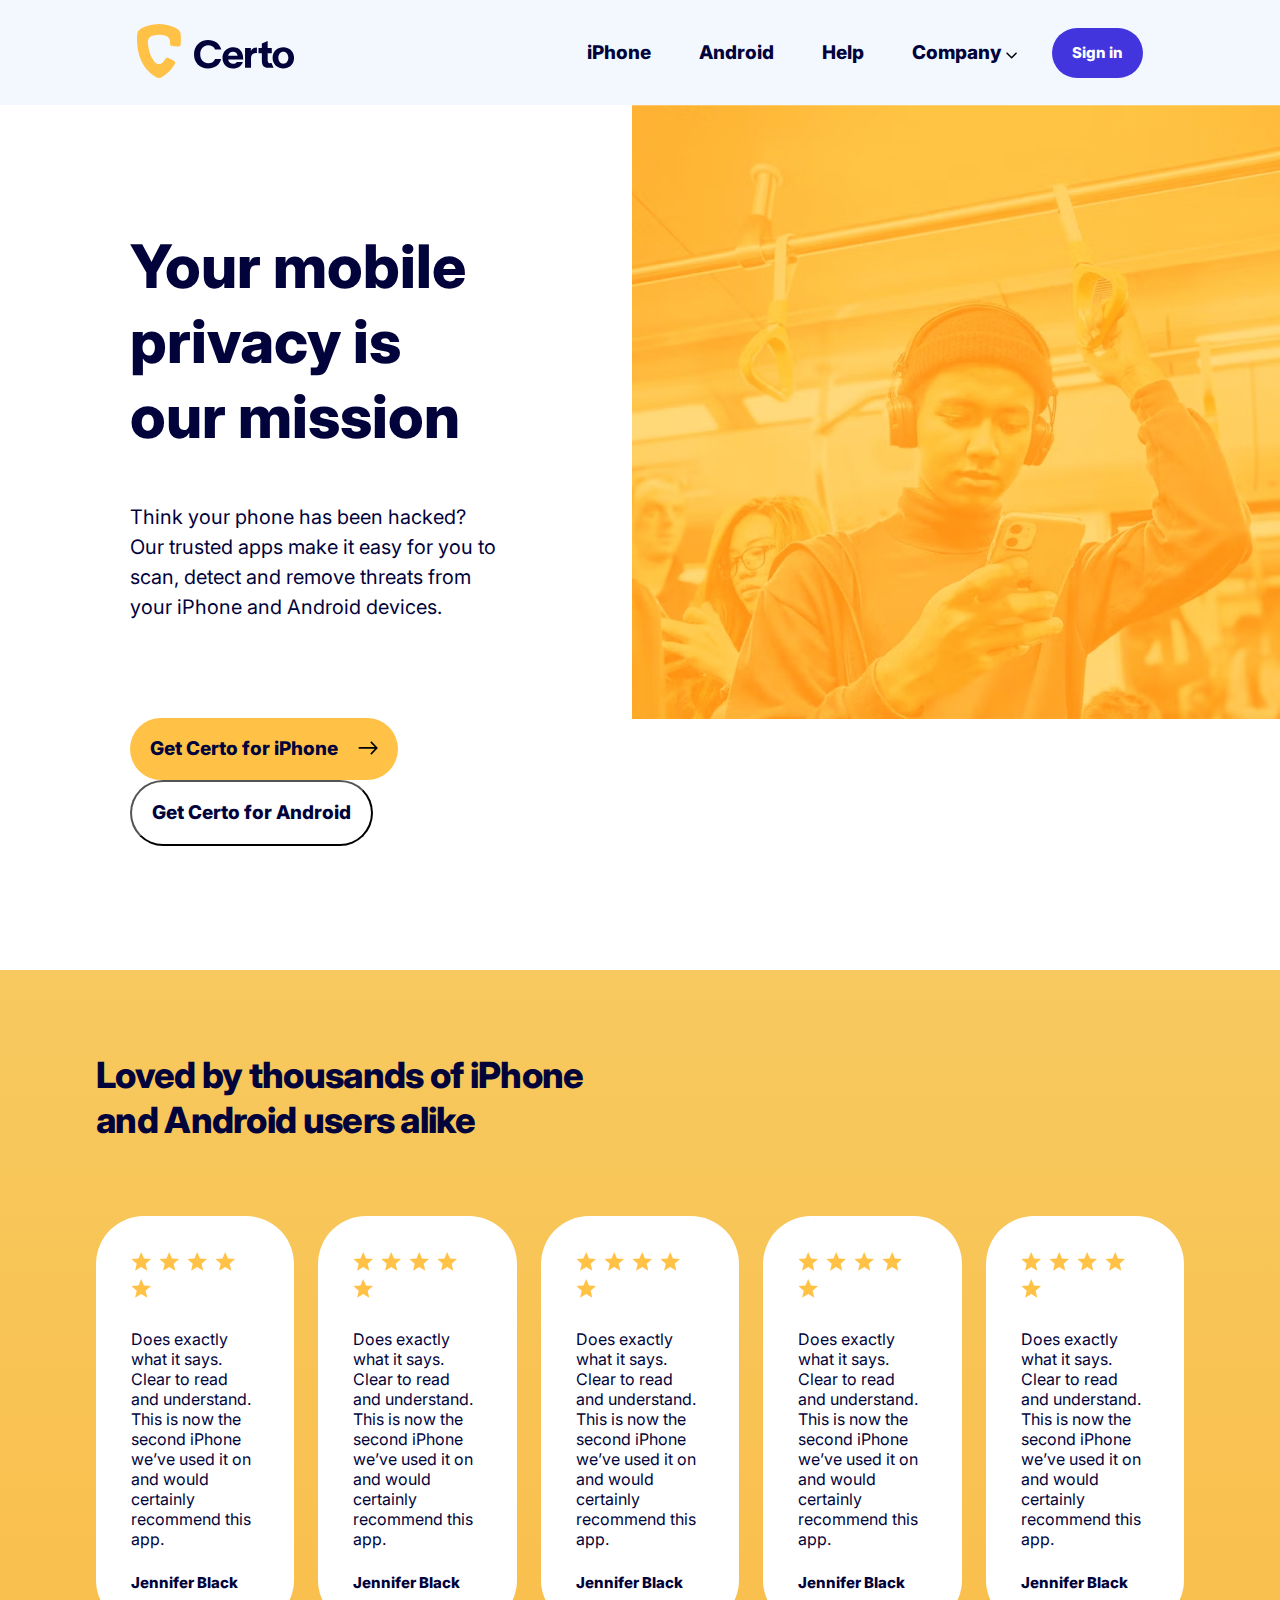
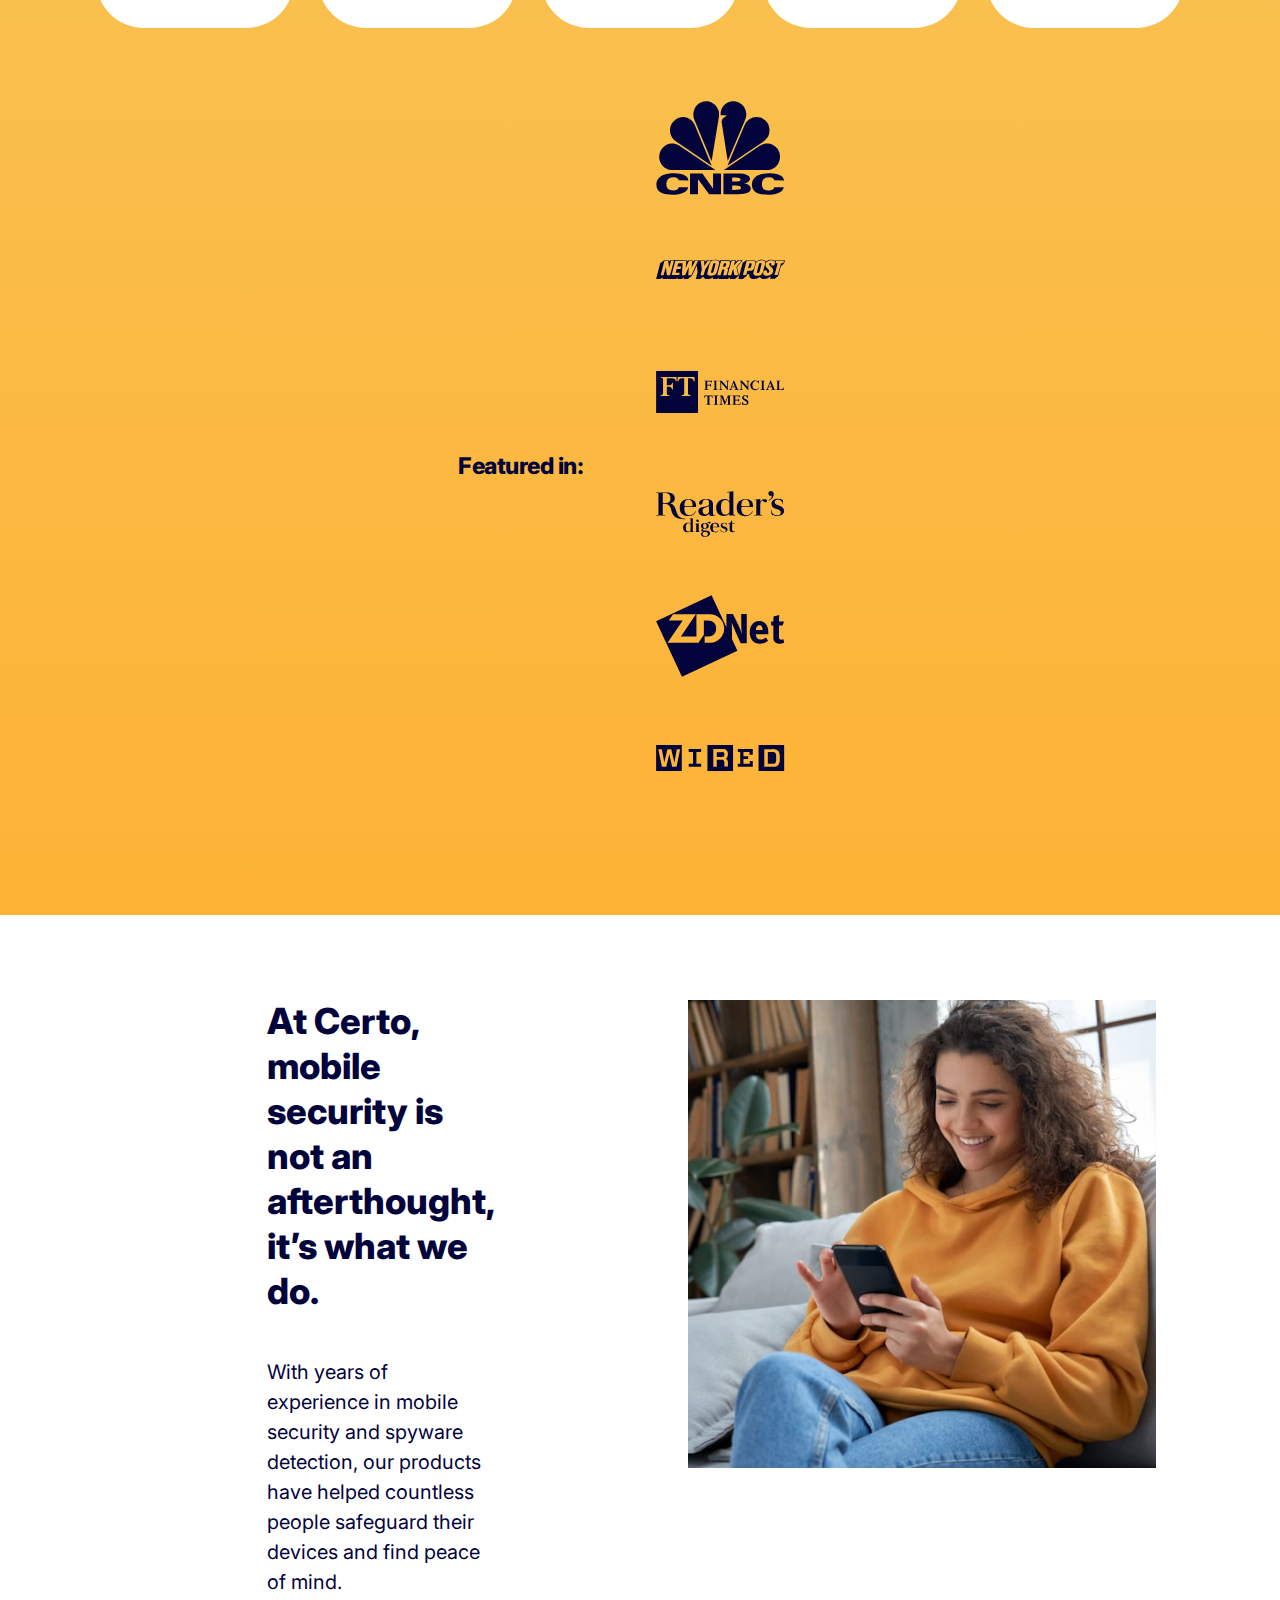
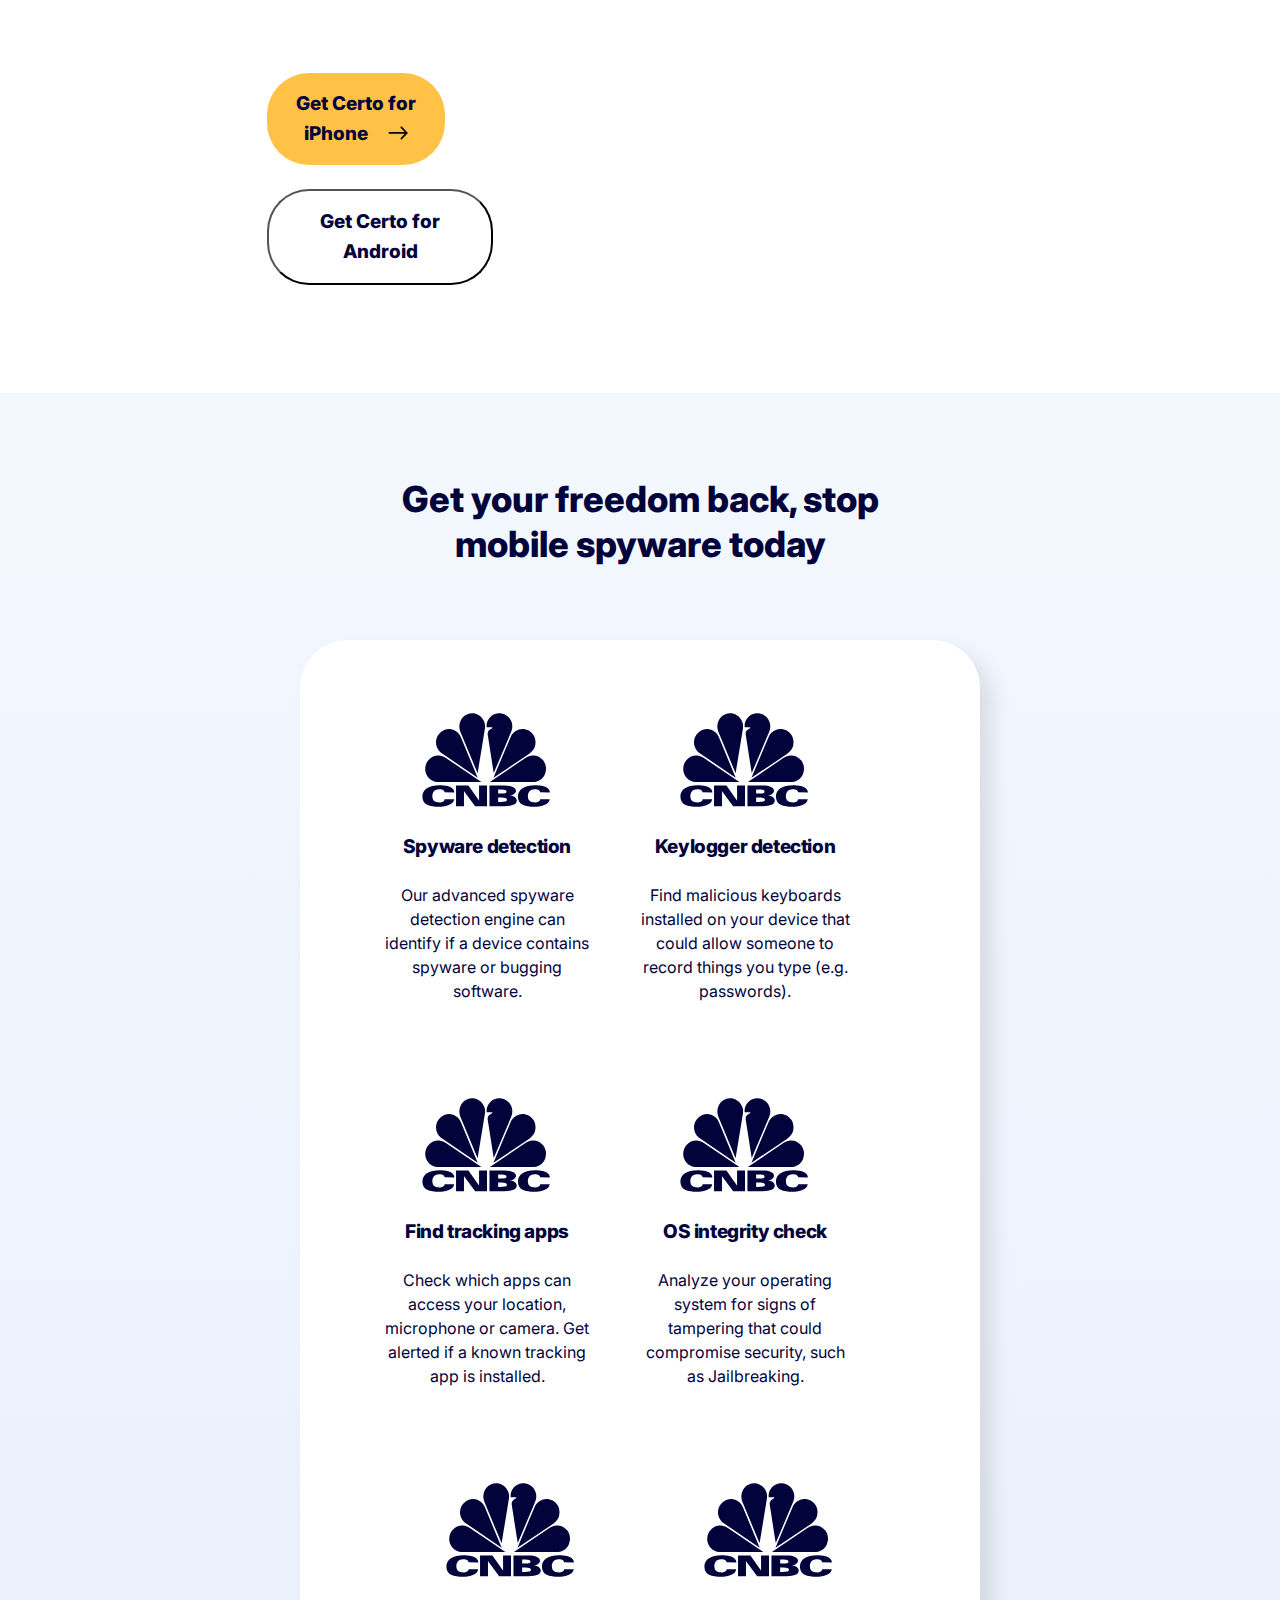
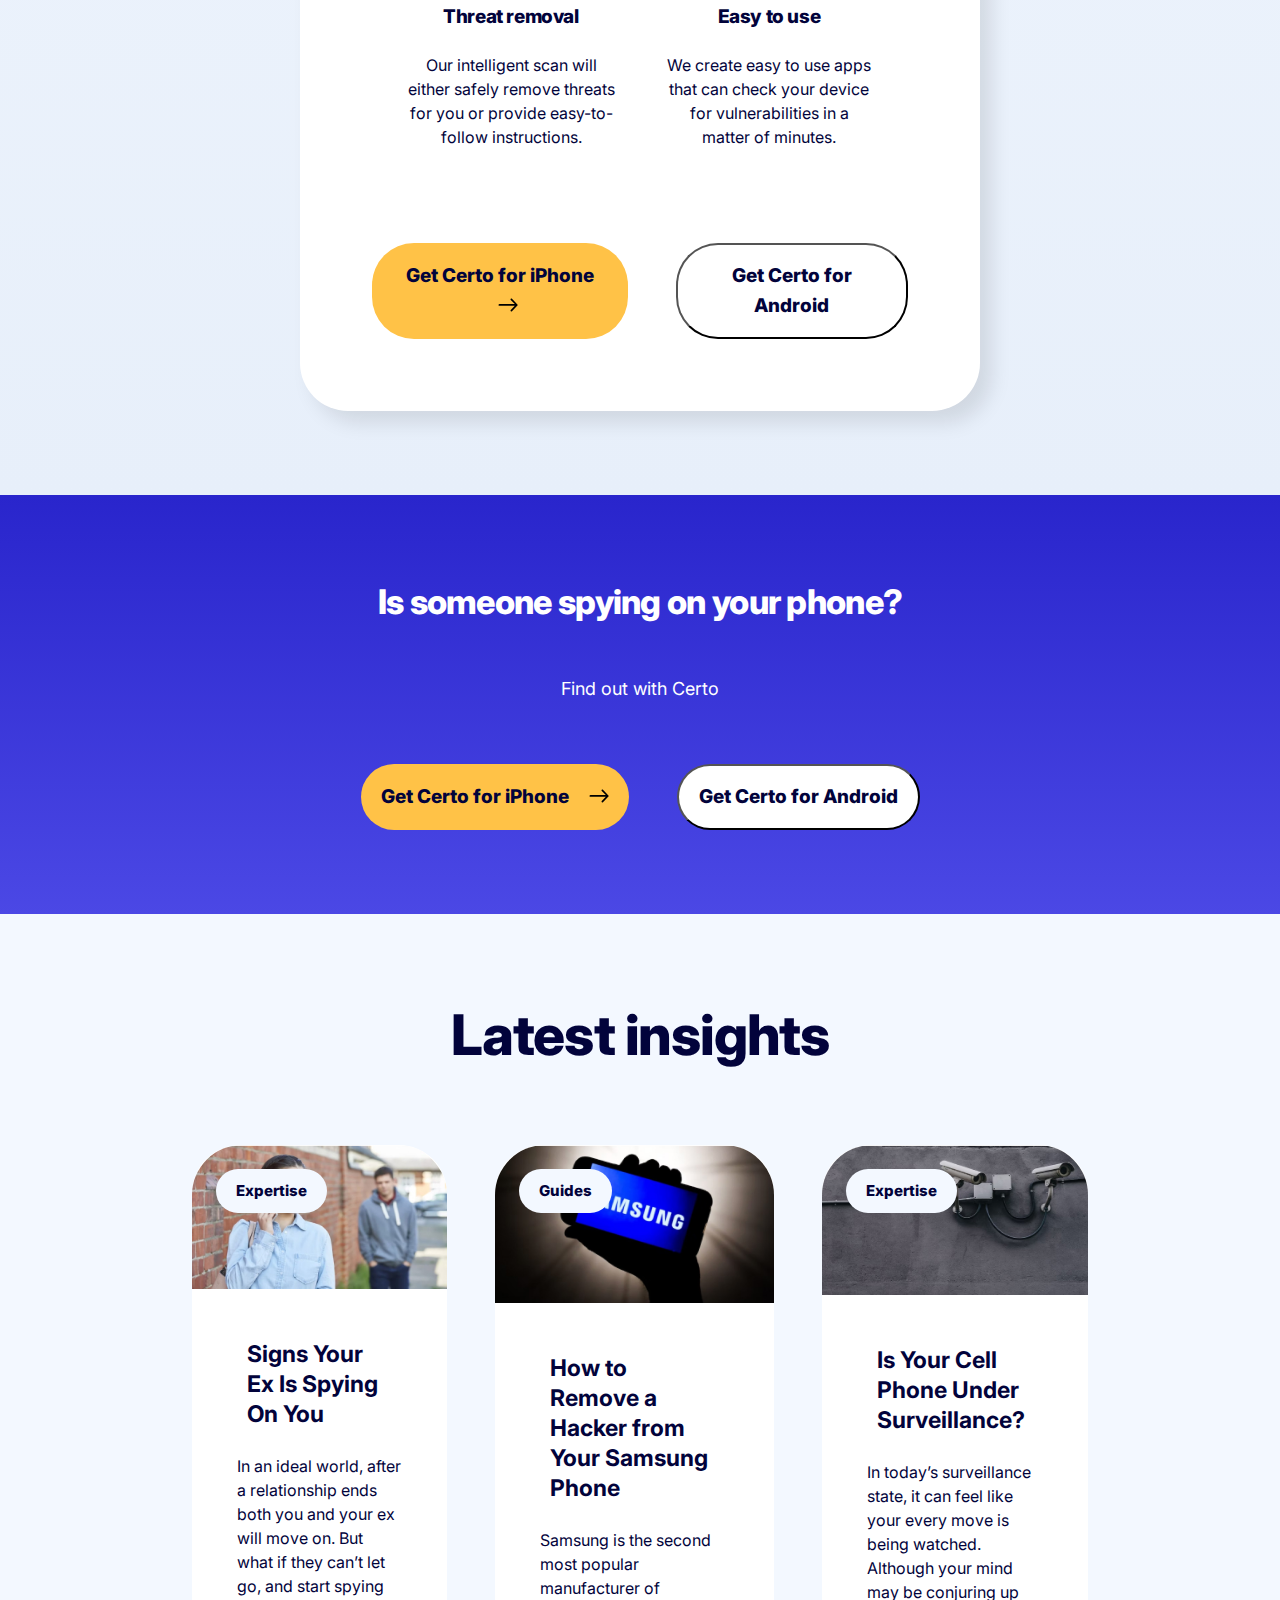
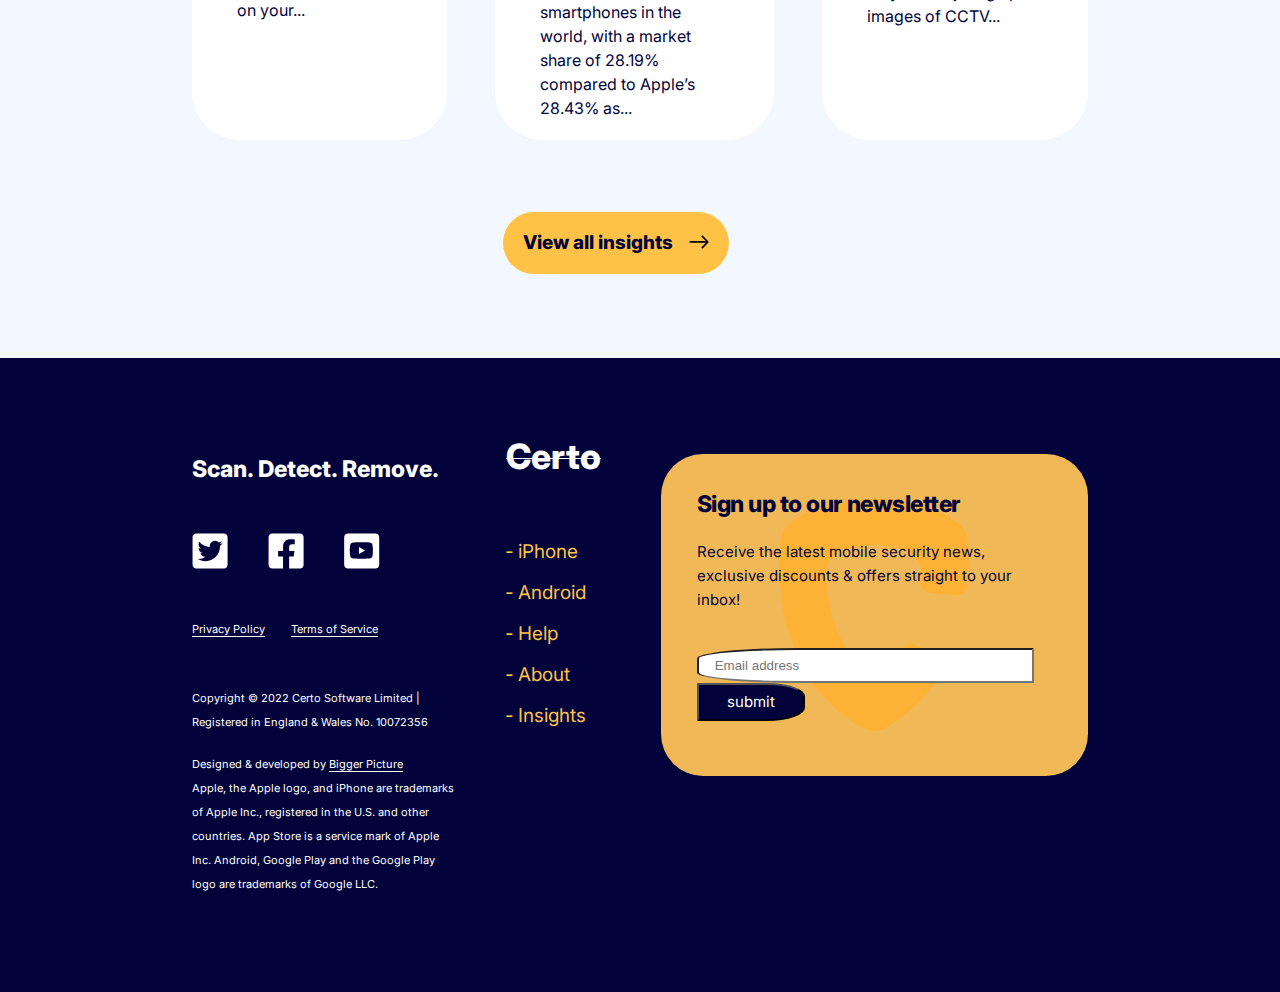
<file: index.html>
<!DOCTYPE html>
<html lang="en">
<head>
    <meta charset="UTF-8">
    <meta name="viewport" content="width=device-width, initial-scale=1.0">
    <link rel="stylesheet" href="./css/reset.css">
    <link rel="stylesheet" href="./css/styles.css">
    <link rel="preconnect" href="https://fonts.googleapis.com">
    <link rel="preconnect" href="https://fonts.gstatic.com" crossorigin>
    <link href="https://fonts.googleapis.com/css2?family=Inter:ital,opsz,wght@0,14..32,100..900;1,14..32,100..900&display=swap" rel="stylesheet">
    <title>Certo</title>
</head>
<body>
    <svg aria-hidden="true" style="position: absolute; width: 0; height: 0; overflow: hidden;" version="1.1" xmlns="http://www.w3.org/2000/svg" xmlns:xlink="http://www.w3.org/1999/xlink">
        <defs>
            <symbol id="icon-footer_logo" viewBox="0 0 26 32">
                <path
                  fill="#fdb235"
                  style="fill: var(--color1, #fdb235)"
                  d="M18.712 20.162c-0.326-0.162-0.702-0.194-1.050-0.090s-0.645 0.337-0.829 0.652c-0.134 0.233-0.276 0.457-0.425 0.674-0.253 0.39-0.525 0.767-0.816 1.129-0.55 0.675-1.346 1.105-2.213 1.193s-1.733-0.17-2.409-0.72c-0.172-0.142-0.33-0.301-0.473-0.473-0.284-0.355-0.556-0.727-0.816-1.111-1.328-2.047-2.247-4.33-2.707-6.726-0.265-1.314-0.433-2.645-0.502-3.984-0.045-0.859 0.217-1.707 0.738-2.391s1.27-1.161 2.11-1.345h0.041c1.218-0.256 2.452-0.43 3.694-0.52 1.24 0.088 2.472 0.26 3.688 0.514h0.035c0.84 0.185 1.588 0.663 2.109 1.348s0.781 1.533 0.734 2.393c0 0.26 0 0.526-0.053 0.804-0.018 0.189 0.002 0.379 0.059 0.561s0.149 0.349 0.271 0.494 0.272 0.265 0.441 0.351c0.169 0.087 0.353 0.139 0.542 0.154l3.499 0.278c0.188 0.016 0.377-0.005 0.557-0.062s0.346-0.15 0.49-0.272c0.144-0.122 0.262-0.271 0.348-0.439s0.138-0.351 0.153-0.539c0.168-2.060 0.152-4.131-0.047-6.188-0.046-0.482-0.188-0.949-0.419-1.375s-0.544-0.8-0.923-1.102c-3.286-2.589-9.279-3.168-11.011-3.304-0.321-0.024-0.643-0.024-0.963 0-1.732 0.136-7.725 0.715-11.011 3.304-0.378 0.302-0.692 0.677-0.924 1.102s-0.376 0.892-0.424 1.374c-0.426 4.362-0.827 18.659 11.23 25.693 0.498 0.29 1.064 0.443 1.64 0.443s1.142-0.153 1.64-0.443c3.223-1.874 5.897-4.563 7.755-7.796 0.096-0.163 0.158-0.343 0.184-0.53s0.015-0.378-0.033-0.561c-0.048-0.183-0.131-0.354-0.245-0.505s-0.257-0.277-0.42-0.372l-0.089-0.047-3.156-1.566z"
                ></path>
              </symbol>
        <symbol id="icon-arrow" viewBox="0 0 48 32">
        <path d="M30.644 1.166c-0.387 0.393-0.603 0.923-0.603 1.474s0.217 1.081 0.603 1.474l9.714 9.783h-36.8c-0.293-0.031-0.589 0.001-0.869 0.092s-0.538 0.24-0.757 0.437c-0.219 0.197-0.394 0.438-0.514 0.707s-0.182 0.56-0.182 0.855c0 0.295 0.062 0.586 0.182 0.855s0.295 0.51 0.514 0.707c0.219 0.197 0.477 0.346 0.757 0.437s0.576 0.122 0.869 0.092h36.8l-9.737 9.92c-0.381 0.396-0.594 0.924-0.594 1.474s0.213 1.078 0.594 1.474c0.189 0.189 0.413 0.339 0.661 0.442s0.512 0.155 0.779 0.155 0.532-0.053 0.779-0.155c0.247-0.103 0.472-0.253 0.661-0.442l13.12-13.463c0.178-0.197 0.325-0.421 0.434-0.663 0.11-0.252 0.165-0.525 0.16-0.8 0.002-0.271-0.049-0.54-0.151-0.791s-0.253-0.479-0.443-0.672l-13.12-13.349c-0.362-0.371-0.853-0.59-1.372-0.611s-1.025 0.156-1.417 0.496l-0.069 0.069z"></path>
        </symbol>
        <symbol id="icon-cnbc" viewBox="0 0 44 32">
        <path fill="#02033b" style="fill: var(--color1, #02033b)" d="M7.693 27.123c-0.163-0.773-0.793-0.979-1.5-1.045-2.287-0.212-2.691 1.503-2.691 2.224 0 1.238 0.358 2.26 2.605 2.26 0.412 0 1.556-0.425 1.556-1.118h3.226c-0.129 2.058-3.584 2.552-5.088 2.552-3.12 0-5.791-0.584-5.662-3.651 0.093-2.2 2.167-3.743 6.305-3.651 2.3 0.053 4.507 0.773 4.517 2.439l-3.269-0.010z"></path>
        <path fill="#02033b" style="fill: var(--color1, #02033b)" d="M40.024 27.123c-0.159-0.773-0.79-0.979-1.497-1.045-2.286-0.212-2.691 1.503-2.691 2.224 0 1.238 0.358 2.26 2.605 2.26 0.411 0 1.553-0.425 1.553-1.118h3.232c-0.133 2.058-3.584 2.552-5.091 2.552-3.12 0-5.791-0.584-5.662-3.651 0.093-2.2 2.167-3.743 6.305-3.651 2.3 0.053 4.507 0.773 4.517 2.439l-3.272-0.010z"></path>
        <path fill="#02033b" style="fill: var(--color1, #02033b)" d="M11.52 24.833h4.191l3.578 5.031h0.027v-5.031h2.688v6.969h-4.016l-3.75-5.018h-0.030v5.024h-2.688v-6.976z"></path>
        <path fill="#02033b" style="fill: var(--color1, #02033b)" d="M22.833 24.833h5.088c2.449 0 3.886 0.684 3.886 1.719 0 0.611-0.601 1.367-1.945 1.59v0.020c1.616 0.093 2.214 1.118 2.214 1.732 0 1.231-1.404 1.915-4.138 1.915h-5.104v-6.976zM25.776 27.541h0.846c1.301 0 1.991-0.103 1.991-0.644s-0.574-0.773-1.742-0.773h-1.092v1.417h-0.003zM25.776 30.345h0.846c1.566 0 2.141-0.166 2.141-0.707s-0.723-0.77-1.895-0.77h-1.088v1.477h-0.003z"></path>
        <path fill="#02033b" style="fill: var(--color1, #02033b)" d="M36.19 14.137l-11.997 8.025 4.042-9.607 1.915-4.47c0.75-1.434 2.22-2.35 3.836-2.393 1.52-0.010 2.937 0.767 3.744 2.054 0.883 1.327 0.932 3.478 0.050 4.812-0.415 0.631-0.956 1.168-1.586 1.583z"></path>
        <path fill="#02033b" style="fill: var(--color1, #02033b)" d="M30.217 6.561l-5.934 14.028-0.252-1.53-1.795-11.499c-0.086-0.664 0.216-1.317 0.777-1.686l0.85-0.508c0.050-0.176-0.199-0.236-0.315-0.292l-1.659-0.017c-0.216-2.386 1.543-4.493 3.929-4.713 0.7-0.063 1.407 0.043 2.054 0.315 1.61 0.71 2.662 2.287 2.701 4.045 0 0.634-0.119 1.264-0.355 1.852z"></path>
        <path fill="#02033b" style="fill: var(--color1, #02033b)" d="M18.821 20.638l-5.841-14.061c-0.634-1.58-0.362-3.378 0.71-4.699 1.089-1.278 2.814-1.815 4.437-1.387 1.507 0.445 2.675 1.639 3.083 3.156 0.136 0.584 0.173 1.185 0.106 1.782l-2.496 15.209z"></path>
        <path fill="#02033b" style="fill: var(--color1, #02033b)" d="M6.336 13.629c-1.175-0.989-1.762-2.512-1.553-4.032 0.229-1.692 1.381-3.12 2.987-3.704 1.553-0.504 3.259-0.090 4.407 1.072 0.441 0.445 0.79 0.976 1.025 1.556l5.642 13.663-12.508-8.556z"></path>
        <path fill="#02033b" style="fill: var(--color1, #02033b)" d="M5.052 23.612c-1.513-0.146-2.841-1.075-3.498-2.449-0.733-1.556-0.561-3.388 0.451-4.782 1.089-1.304 2.655-1.961 4.251-1.636 0.607 0.113 1.188 0.355 1.699 0.704l12.146 8.164h-15.050z"></path>
        <path fill="#02033b" style="fill: var(--color1, #02033b)" d="M38.029 23.612c1.517-0.143 2.847-1.075 3.498-2.453 0.734-1.556 0.561-3.388-0.448-4.779-1.088-1.304-2.655-1.961-4.254-1.636-0.607 0.116-1.188 0.355-1.699 0.704l-12.146 8.164h15.050z"></path>
        </symbol>
        <symbol id="icon-dropdown" viewBox="0 0 52 32">
        <path d="M24.184 21.44l18.16-18.16c0.644-0.638 1.514-0.995 2.42-0.995s1.776 0.358 2.42 0.995c0.631 0.656 0.983 1.53 0.983 2.44s-0.352 1.784-0.983 2.44l-20.56 20.56c-0.634 0.611-1.48 0.952-2.36 0.952s-1.726-0.341-2.36-0.952l-20.72-20.56c-0.321-0.316-0.575-0.693-0.749-1.108s-0.263-0.861-0.263-1.312c0-0.45 0.089-0.896 0.263-1.311s0.428-0.792 0.749-1.109c0.316-0.321 0.693-0.575 1.109-0.749s0.861-0.263 1.312-0.263c0.45 0 0.896 0.089 1.312 0.263s0.792 0.428 1.108 0.749l18.16 18.12z"></path>
        </symbol>
        <symbol id="icon-facebook" viewBox="0 0 32 32">
        <path fill="#fff" style="fill: var(--color2, #fff)" d="M28.31 0.419h-24.458c-0.885 0-1.735 0.352-2.361 0.978s-0.978 1.475-0.978 2.361v24.458c0 0.885 0.352 1.735 0.978 2.361s1.475 0.978 2.361 0.978h9.513v-10.586h-4.359v-4.982h4.385v-3.797c0-4.324 2.595-6.703 6.504-6.703 1.295 0.017 2.587 0.13 3.866 0.337v4.238h-2.179c-2.136 0-2.811 1.323-2.811 2.69v3.235h4.783l-0.761 4.982h-4.022v10.586h9.514c0.441 0.003 0.877-0.080 1.285-0.247s0.779-0.412 1.092-0.722c0.313-0.31 0.561-0.68 0.73-1.086s0.257-0.843 0.257-1.284v-24.458c0-0.885-0.352-1.735-0.978-2.361s-1.475-0.978-2.361-0.978v0z"></path>
        </symbol>
        <symbol id="icon-freedom" viewBox="0 0 34 32">
        <path d="M-1484.931 0.431h1518.904v31.562h-1518.904v-31.562z"></path>
        </symbol>
        <symbol id="icon-freedom1" viewBox="0 0 34 32">
        <path d="M-1484.931 0.431h1518.904v31.562h-1518.904v-31.562z"></path>
        </symbol>
        <symbol id="icon-freedom2" viewBox="0 0 34 32">
        <path d="M-1484.931 0.431h1518.904v31.562h-1518.904v-31.562z"></path>
        </symbol>
        <symbol id="icon-freedom3" viewBox="0 0 34 32">
        <path d="M-1484.931 0.431h1518.904v31.562h-1518.904v-31.562z"></path>
        </symbol>
        <symbol id="icon-freedom5" viewBox="0 0 34 32">
        <path d="M-1484.931 0.431h1518.904v31.562h-1518.904v-31.562z"></path>
        </symbol>
        <symbol id="icon-freedome4" viewBox="0 0 34 32">
        <path d="M-1484.931 0.431h1518.904v31.562h-1518.904v-31.562z"></path>
        </symbol>
        <symbol id="icon-ft" viewBox="0 0 44 32">
        <path fill="#02033b" style="fill: var(--color1, #02033b)" d="M0.042 23.248h14.173v-14.173h-14.173v14.173zM6.715 12.488c-0.223-0.713-0.467-0.943-1.723-0.943h-0.97c-0.293 0-0.357 0.063-0.357 0.327v2.023h0.473c1 0 1.213-0.183 1.333-0.853h0.243v2.26h-0.243c-0.133-0.753-0.51-0.943-1.333-0.943h-0.477v2.11c0 0.67 0.18 0.747 0.943 0.777v0.243h-3.027v-0.25c0.63-0.027 0.81-0.103 0.81-0.777v-4.363c0-0.67-0.18-0.747-0.79-0.773v-0.243h5.35l0.033 1.41h-0.267v-0.003zM12.795 12.488c-0.203-0.69-0.503-0.943-1.18-0.943h-0.79v4.917c0 0.67 0.173 0.747 0.9 0.777v0.25h-3.087v-0.243c0.72-0.027 0.9-0.103 0.9-0.777v-4.917h-0.787c-0.67 0-0.977 0.25-1.18 0.943h-0.32l0.133-1.41h5.613l0.12 1.41h-0.323v-0.007z"></path>
        <path fill="#02033b" style="fill: var(--color1, #02033b)" d="M17.335 14.971c0 0.333 0.093 0.36 0.463 0.373v0.12h-1.473v-0.12c0.307-0.013 0.4-0.053 0.4-0.373v-2.123c0-0.333-0.093-0.36-0.383-0.373v-0.12h2.603l0.013 0.69h-0.133c-0.107-0.347-0.227-0.45-0.837-0.45h-0.477c-0.147 0-0.173 0.027-0.173 0.16v0.983h0.533c0.49 0 0.597-0.093 0.65-0.413h0.12v1.103h-0.12c-0.067-0.373-0.253-0.463-0.65-0.463h-0.533v1.010l-0.003-0.003zM20.401 14.971c0 0.333 0.093 0.36 0.463 0.373v0.12h-1.537v-0.12c0.373-0.013 0.463-0.053 0.463-0.373v-2.123c0-0.333-0.080-0.36-0.463-0.373v-0.12h1.54v0.12c-0.373 0.013-0.463 0.053-0.463 0.373v2.123h-0.003zM24.078 12.928c0-0.307-0.080-0.427-0.423-0.463v-0.12h1.103v0.12c-0.347 0.040-0.423 0.16-0.423 0.463v2.603h-0.16l-2.123-2.457v1.807c0 0.307 0.080 0.427 0.423 0.463v0.12h-1.103v-0.12c0.347-0.040 0.423-0.16 0.423-0.463v-2.097c-0.080-0.17-0.24-0.287-0.423-0.32v-0.12h0.85l1.86 2.15v-1.567h-0.003zM25.738 14.348l0.463-1.233 0.463 1.233h-0.927zM27.968 15.465v-0.12c-0.24 0-0.293-0.093-0.413-0.383l-1.103-2.683h-0.147l-1.14 2.777c-0.057 0.167-0.21 0.283-0.383 0.293v0.12h0.997v-0.12c-0.213 0-0.32-0.053-0.32-0.2 0.040-0.197 0.097-0.387 0.173-0.57h1.13c0.083 0.183 0.143 0.373 0.187 0.57 0 0.147-0.12 0.2-0.333 0.2v0.12h1.353v-0.003zM30.995 12.921c0-0.307-0.080-0.427-0.423-0.463v-0.12h1.103v0.12c-0.347 0.040-0.423 0.16-0.423 0.463v2.603h-0.16l-2.12-2.457v1.807c0 0.307 0.080 0.427 0.423 0.463v0.12h-1.103v-0.12c0.347-0.040 0.423-0.16 0.423-0.463v-2.097c-0.080-0.17-0.24-0.287-0.423-0.32v-0.12h0.85l1.86 2.15v-1.567h-0.007zM34.935 14.728c-0.263 0.52-0.81 0.84-1.393 0.81-1.010 0-1.62-0.663-1.62-1.66 0.010-0.897 0.743-1.617 1.64-1.607h0.007c0.293 0.033 0.583 0.097 0.863 0.187 0.093 0 0.12-0.053 0.2-0.187h0.16l0.067 1.037h-0.133c-0.123-0.48-0.553-0.823-1.050-0.837-0.73 0-1.050 0.797-1.050 1.393 0 0.837 0.357 1.407 1.143 1.407 0.447-0.017 0.853-0.263 1.077-0.65l0.093 0.107h-0.003zM36.435 14.968c0 0.333 0.093 0.36 0.463 0.373v0.12h-1.537v-0.12c0.373-0.013 0.463-0.053 0.463-0.373v-2.123c0-0.333-0.093-0.36-0.463-0.373v-0.12h1.54v0.12c-0.373 0.013-0.463 0.053-0.463 0.373v2.123h-0.003zM38.171 14.345l0.463-1.233 0.463 1.233h-0.927zM40.401 15.461v-0.12c-0.24 0-0.293-0.093-0.413-0.383l-1.103-2.683h-0.147l-1.14 2.777c-0.057 0.167-0.21 0.283-0.383 0.293v0.12h0.997v-0.12c-0.213 0-0.32-0.053-0.32-0.2 0.040-0.197 0.097-0.387 0.173-0.57h1.13c0.080 0.183 0.143 0.373 0.187 0.57 0 0.147-0.12 0.2-0.333 0.2v0.12h1.353v-0.003zM40.681 15.461v-0.12c0.293-0.013 0.383-0.053 0.383-0.373v-2.123c0-0.333-0.093-0.36-0.383-0.373v-0.12h1.433v0.12c-0.347 0.013-0.423 0.053-0.423 0.373v2.19c0 0.187 0.053 0.253 0.4 0.253 0.557 0 0.89-0.107 1.153-0.65h0.12l-0.213 0.837h-2.47v-0.013zM16.995 20.375c0.357-0.013 0.437-0.053 0.437-0.373v-2.39h-0.383c-0.357 0-0.503 0.147-0.61 0.57h-0.133l0.080-0.797h2.737l0.080 0.797h-0.133c-0.107-0.427-0.24-0.57-0.61-0.57h-0.383v2.39c0 0.333 0.093 0.36 0.44 0.373v0.12h-1.5v-0.12h-0.020zM20.595 20.001c0 0.333 0.093 0.36 0.463 0.373v0.12h-1.54v-0.12c0.373-0.013 0.463-0.053 0.463-0.373v-2.123c0-0.333-0.093-0.36-0.463-0.373v-0.12h1.543v0.12c-0.373 0.013-0.463 0.053-0.463 0.373v2.123h-0.003zM24.325 17.371h1.077v0.12c-0.293 0.013-0.383 0.053-0.383 0.373v2.123c0 0.333 0.093 0.36 0.383 0.373v0.12h-1.41v-0.12c0.307-0.013 0.4-0.053 0.4-0.373v-2.19h-0.013l-1.037 2.723h-0.147l-1.023-2.723h-0.013v2.097c0 0.307 0.080 0.427 0.423 0.463v0.12h-1.103v-0.12c0.347-0.040 0.423-0.16 0.423-0.463v-2.123c0-0.213-0.093-0.293-0.423-0.293v-0.12h1.13l0.823 2.163 0.89-2.15h0.003zM25.838 20.491v-0.12c0.293-0.013 0.383-0.053 0.383-0.373v-2.123c0-0.333-0.093-0.36-0.383-0.373v-0.12h2.603l0.013 0.69h-0.133c-0.107-0.347-0.227-0.45-0.837-0.45h-0.477c-0.147 0-0.173 0.027-0.173 0.16v0.983h0.53c0.49 0 0.597-0.093 0.65-0.413h0.12v1.103h-0.12c-0.067-0.373-0.253-0.45-0.65-0.45h-0.53v1.077c0 0.187 0.053 0.253 0.61 0.253s0.89-0.107 1.153-0.65h0.12l-0.213 0.837h-2.67v-0.027h0.003v-0.003zM29.131 19.501h0.12c0.127 0.453 0.513 0.79 0.983 0.85 0.27 0.023 0.507-0.173 0.53-0.443v-0.073c0-0.717-1.62-0.85-1.62-1.74 0.037-0.46 0.427-0.81 0.89-0.797 0.283 0.027 0.563 0.080 0.837 0.16 0.087 0 0.157-0.073 0.16-0.16h0.12v0.997h-0.12c-0.080-0.43-0.44-0.75-0.877-0.783-0.237-0.027-0.447 0.14-0.477 0.377v0.063c0 0.637 1.62 0.65 1.62 1.753-0.013 0.49-0.423 0.88-0.913 0.867h-0.057c-0.543 0-0.69-0.187-0.903-0.187-0.080 0-0.133 0.053-0.16 0.16h-0.16l0.027-1.037v-0.007z"></path>
        </symbol>
        <symbol id="icon-logo" viewBox="0 0 93 32">
        <path fill="#ffc247" style="fill: var(--color3, #ffc247)" d="M18.657 20.137c-0.329-0.159-0.706-0.187-1.054-0.077s-0.641 0.349-0.819 0.668c-0.142 0.23-0.284 0.455-0.431 0.674-0.253 0.38-0.526 0.747-0.816 1.099-0.31 0.375-0.699 0.677-1.139 0.885s-0.921 0.315-1.408 0.315c-0.487 0-0.967-0.108-1.408-0.315s-0.829-0.51-1.139-0.885c-0.284-0.355-0.556-0.727-0.816-1.111-1.329-2.045-2.246-4.329-2.701-6.725-0.27-1.313-0.44-2.644-0.508-3.983-0.045-0.859 0.217-1.706 0.738-2.391s1.27-1.161 2.11-1.344h0.047c1.216-0.256 2.448-0.43 3.688-0.52 1.239 0.088 2.471 0.26 3.688 0.514h0.041c0.839 0.186 1.585 0.665 2.105 1.35s0.779 1.532 0.732 2.391c0 0.26 0 0.526-0.053 0.804-0.018 0.189 0.002 0.379 0.059 0.56s0.148 0.349 0.271 0.494c0.122 0.145 0.272 0.265 0.441 0.351s0.353 0.139 0.542 0.154l3.499 0.278c0.188 0.016 0.377-0.005 0.557-0.062s0.346-0.149 0.49-0.271c0.144-0.122 0.262-0.271 0.348-0.439s0.138-0.351 0.153-0.539c0.166-2.058 0.153-4.126-0.041-6.182-0.048-0.482-0.192-0.949-0.424-1.374s-0.545-0.8-0.924-1.102c-3.286-2.594-9.272-3.174-11.010-3.309-0.321-0.024-0.643-0.024-0.963 0-1.732 0.136-7.724 0.715-11.010 3.304-0.378 0.302-0.692 0.676-0.923 1.102s-0.373 0.893-0.419 1.375c-0.431 4.361-0.827 18.657 11.193 25.69 0.498 0.29 1.064 0.443 1.64 0.443s1.142-0.153 1.64-0.443c3.234-1.871 5.92-4.559 7.789-7.795 0.191-0.33 0.244-0.723 0.146-1.091s-0.337-0.684-0.667-0.877l-0.089-0.047-3.156-1.566z"></path>
        <path fill="#02033b" style="fill: var(--color1, #02033b)" d="M56.822 26.389c-3.611 0-6.199-2.541-6.199-6.335-0.026-0.801 0.106-1.6 0.389-2.35s0.711-1.437 1.26-2.021c0.549-0.584 1.208-1.054 1.939-1.383s1.52-0.511 2.321-0.534h0.39c3.841 0 5.987 2.766 5.987 6.589 0 0.136 0 0.414 0 0.709h-8.865c0.075 0.7 0.406 1.346 0.93 1.816s1.203 0.728 1.907 0.725c0.446 0.038 0.893-0.042 1.298-0.23s0.754-0.48 1.012-0.845h3.546c-0.732 2.24-2.837 3.865-5.88 3.865zM59.552 18.872c-0.038-0.68-0.337-1.319-0.835-1.783s-1.156-0.719-1.836-0.711c-0.699-0.014-1.378 0.234-1.903 0.695s-0.858 1.103-0.933 1.799h5.508z"></path>
        <path fill="#02033b" style="fill: var(--color1, #02033b)" d="M67.442 16.030c0.686-1.46 2.056-2.033 3.611-2.080v3.315c-0.626-0.029-1.252 0.041-1.855 0.207-0.845 0.272-1.643 0.845-1.643 3.363v5.147h-3.545v-11.819h3.428l0.006 1.868z"></path>
        <path fill="#02033b" style="fill: var(--color1, #02033b)" d="M78.984 23.174h0.709l1.218 2.789h-2.902c-3.356 0.071-4.042-1.944-4.042-4.686v-4.007h-1.992v-3.043h1.992v-2.659l3.451-1.531v4.19h2.423v3.067h-2.423v3.41c0 1.602 0.065 2.488 1.554 2.488z"></path>
        <path fill="#02033b" style="fill: var(--color1, #02033b)" d="M80.325 20.054c0-4.025 3.014-6.264 6.376-6.264s6.335 2.24 6.335 6.264-2.996 6.312-6.335 6.312c-3.339 0-6.376-2.263-6.376-6.312zM86.702 23.6c1.809 0 2.955-1.602 2.955-3.546s-1.141-3.546-2.955-3.546c-1.814 0-2.955 1.602-2.955 3.546s1.147 3.546 2.955 3.546z"></path>
        <path fill="#02033b" style="fill: var(--color1, #02033b)" d="M42.042 26.389c-4.686 0-8.274-3.227-8.274-8.439 0.018-5.118 3.629-8.451 8.339-8.451 4.090 0 6.767 2.009 7.795 5.626h-3.611c-0.821-1.832-2.364-2.518-4.184-2.518-2.583 0-4.663 2.151-4.663 5.372s2.104 5.319 4.663 5.319c2.263 0 3.499-0.869 4.137-2.488h3.587c-0.91 3.611-3.818 5.596-7.819 5.596z"></path>
        </symbol>
        <symbol id="icon-nyp" viewBox="0 0 200 32">
        <path fill="#02033b" style="fill: var(--color1, #02033b)" d="M182.697 2.551c0.488-0.244 0.945-0.533 1.371-0.853h14.217c-0.335 1.691-0.762 3.383-1.265 5.044-1.524 1.524-3.246 2.941-4.922 4.358-1.295 4.952-2.712 9.798-3.962 14.796-2.103 1.524-4.053 3.048-6.095 4.571-2.133-0.122-4.145 0-6.43 0 0.122-1.128 0.61-2.362 0.747-3.672-0.655 0.305-1.295 0.67-1.89 1.097-0.594 0.381-1.189 0.731-1.829 1.082-2.438 1.432-5.272 2.011-8.076 1.615-1.95-0.29-3.703-1.341-4.876-2.926-2.697 2.088-8.001 4.008-12.389 2.636-2.804-0.884-4.312-3.474-3.672-7.162-1.051 0.168-2.103 0.259-3.154 0.29-0.35 0.838-0.655 1.707-0.914 2.575-1.524 1.082-3.048 2.347-4.571 3.566-0.457 0.442-0.975 0.823-1.524 1.143-1.128 0.107-2.255 0.107-3.383 0-1.128 0.091-2.255 0.091-3.383 0 1.829-6.827 3.688-14.446 5.714-21.547 0.168-1.006 0.442-1.981 0.808-2.926 0.381-0.457 0.823-0.869 1.31-1.204 1.402-1.158 2.88-2.133 4.19-3.337h6.095c2.042 0 4.175-0.198 5.958 0 0.655 0.137 1.265 0.381 1.829 0.747 0.381 0.549 0.777 1.112 1.143 1.661 1.356-0.869 2.773-1.63 4.251-2.286 1.783-0.533 3.627-0.762 5.486-0.64 2.377 0.091 4.571 1.021 5.394 2.926 1.89-1.691 4.251-2.758 6.766-3.048 2.438-0.305 4.922 0.198 7.055 1.432zM181.89 3.13c-1.478-0.899-3.2-1.326-4.937-1.25-0.99 0.061-1.981 0.259-2.926 0.579-1.829 0.366-3.444 1.387-4.571 2.865-0.899 1.493-1.219 3.261-0.914 4.983 0.564 1.28 1.341 2.438 2.316 3.444 0.869 1.158 1.92 2.164 2.636 3.154 0.29 0.366 0.518 0.762 0.686 1.204 0.472 1.112-0.046 2.392-1.143 2.865-0.29 0.122-0.594 0.183-0.899 0.168-0.168 0-0.213-0.152-0.29-0.168s-0.213 0-0.35 0c-1.371-0.64-0.808-1.996-0.564-3.444h-5.166c-0.503 1.295-0.792 2.682-0.853 4.069 0.152 2.804 2.85 4.008 5.669 4.023 2.042 0.091 4.053-0.442 5.79-1.524 0.853-0.457 1.63-1.067 2.286-1.783 1.189-1.57 1.768-3.535 1.615-5.501-0.366-1.813-1.356-3.429-2.804-4.571-1.051-0.884-2.011-1.89-2.865-2.971-0.427-0.716-0.549-1.554-0.335-2.362 0.427-0.64 1.189-0.975 1.95-0.853 1.768 0.29 1.204 2.682 0.914 3.901 1.524 0.122 3.398 0 4.815 0 0.747-1.981 1.691-5.349 0-6.888zM156.259 3.526c-0.533 0.335-1.006 0.731-1.417 1.204-0.35 0.305-0.655 0.655-0.914 1.036-0.229 0.61-0.396 1.25-0.518 1.89-1.098 3.81-2.165 7.619-3.155 11.291-0.213 0.64-0.381 1.295-0.518 1.95-0.335 2.072 1.006 4.038 3.048 4.48 3.642 0.884 7.863-0.076 9.813-2.194 0.579-0.625 1.067-1.341 1.417-2.118 0.411-0.99 0.655-2.331 1.036-3.611 0.731-2.392 1.524-4.891 2.072-7.284 0.381-1.234 0.686-2.499 0.914-3.779 0.168-0.96 0-1.95-0.457-2.804-0.762-0.716-1.691-1.204-2.697-1.432-1.31-0.259-2.636-0.32-3.962-0.183-1.661 0.183-3.261 0.701-4.709 1.524zM184.77 2.582c-0.381 1.173-0.67 2.392-0.869 3.611h3.276c-1.524 6.202-3.307 12.099-4.815 18.286 1.63 0.091 3.246 0.091 4.876 0 1.752-6.095 3.276-12.053 4.983-18.179 1.219 0.091 2.453 0.091 3.672 0 0.305-1.234 0.762-2.636 0.975-3.779-4.571 0-8.244-0.076-12.099 0zM149.31 16.235c0.716-0.853 1.234-1.844 1.524-2.926 0.67-1.676 1.173-3.398 1.524-5.166 0.245-0.823 0.412-1.676 0.473-2.545 0.137-1.31-0.686-2.53-1.951-2.91-0.93-0.061-1.874-0.061-2.804 0h-8.488c-1.981 7.345-4.023 14.613-5.851 21.958 1.661 0.091 3.322 0.091 4.983 0 0.655-2.24 1.25-4.571 1.95-6.705 3.581 0.229 6.629 0.259 8.655-1.6z"></path>
        <path fill="#02033b" style="fill: var(--color1, #02033b)" d="M81.608 1.881h0.229v0.335h-0.229c-0.076-0.122-0.076-0.274 0-0.396z"></path>
        <path fill="#02033b" style="fill: var(--color1, #02033b)" d="M155.451 20.974c0-0.198-0.091-0.381-0.229-0.518 0.137-1.432 0.442-2.834 0.914-4.19 0.61-2.179 1.189-4.267 1.829-6.644 0.168-1.097 0.61-2.149 1.265-3.048 0.899-0.686 3.048-0.762 3.215 0.64-0.046 0.549-0.152 1.082-0.35 1.6-0.61 2.606-1.28 5.166-1.996 7.741-0.29 1.036-0.457 2.103-0.808 3.048-0.137 0.366-0.305 0.716-0.518 1.036-0.93 0.823-2.27 0.93-3.322 0.29z"></path>
        <path fill="#02033b" style="fill: var(--color1, #02033b)" d="M87.916 20.624c-0.838 0.655-1.966 0.792-2.926 0.335-0.731-0.899 0.183-2.91 0.518-4.069 0.823-2.85 1.524-5.455 2.24-8.259 0.107-0.549 0.259-1.082 0.457-1.6 0.488-0.884 3.154-1.387 3.383 0-0.030 0.625-0.137 1.234-0.335 1.829-0.35 1.661-0.99 3.52-1.387 5.105-0.488 2.255-1.128 4.495-1.935 6.659z"></path>
        <path fill="#02033b" style="fill: var(--color1, #02033b)" d="M141.813 13.858c0.64-2.438 1.31-4.861 1.996-7.284 1.143-0.29 3.139-0.381 3.337 0.747 0.015 0.411-0.015 0.808-0.122 1.204-0.335 1.707-0.884 3.368-1.661 4.937-1.036 0.716-2.377 0.869-3.55 0.396z"></path>
        <path fill="#02033b" style="fill: var(--color1, #02033b)" d="M103.048 11.847c0.457-1.813 1.006-3.581 1.661-5.333 1.402 0.213 3.49-0.655 3.154 1.615-0.152 1.021-0.808 2.301-1.036 3.2-0.61 0.792-2.682 0.594-3.779 0.518z"></path>
        <path fill="#02033b" style="fill: var(--color1, #02033b)" d="M133.158 1.698h-7.619c-0.457 0.411-0.975 0.823-1.524 1.204-0.442 0.427-0.96 0.777-1.524 1.036 0.168-0.747 0.305-1.493 0.396-2.24h-7.512c-0.411 0.427-0.869 0.792-1.371 1.097-0.503-0.411-1.067-0.731-1.661-0.975-1.006-0.122-2.042-0.122-3.048 0h-10.088c-0.518 0.457-1.051 0.869-1.615 1.265-2.331-2.377-8.030-2.438-11.398-1.143-0.259 0 0-0.35-0.396-0.229h-7.406c-1.158 0.838-2.011 1.798-3.322 2.514-0.107-0.61 0-1.813-0.168-2.53h-7.619c-0.457 0.427-0.96 0.777-1.524 1.036 0-0.442 0.229-0.64 0.274-1.036h-6.735c-0.838 0.701-1.752 1.31-2.728 1.829-0.030-0.61-0.076-1.219-0.168-1.829h-3.352c-1.097-0.122-2.225-0.122-3.322 0-0.777 0.229-1.28 1.341-2.118 1.432-0.091-0.488-0.152-0.99-0.183-1.493-6.613 0.030-16.076-0.259-23.162 0.061-0.686-0.076-1.371-0.122-2.057-0.107-0.731 0.152-1.615 1.524-2.362 1.524-0.122-0.503-0.183-1.067-0.335-1.524h-7.131c-1.615 1.128-3.048 2.484-4.571 3.657-0.579 0.488-1.219 0.731-1.524 1.265-0.198 0.701-0.335 1.417-0.427 2.133-0.457 1.646-0.808 3.048-1.204 4.571-1.417 5.79-3.246 11.886-4.465 17.448h6.37c1.051-0.884 2.149-1.691 3.322-2.423 0.213 0.747 0.183 1.524 0.396 2.423h4.571c0.503 0.046 1.021 0.046 1.524 0 0.503-0.122 0.701-0.762 1.143-0.869 0.32 0.183 0.427 0.579 0.64 0.869 3.337-0.229 7.223 0.076 9.798 0 0.869 0.076 1.722 0.076 2.59 0 0.472-0.244 0.914-0.564 1.31-0.914 0.396-0.381 0.853-0.67 1.371-0.869 0 0.686-0.213 1.295-0.168 1.783h5.105c0.29 0 0.564 0 0.853 0 0.731-0.091 1.524-0.93 2.118-1.326 0.533-0.518 1.189-0.914 1.905-1.143-0.137 0.838-0.396 1.524-0.518 2.408h2.971c1.082 0.122 2.194 0.122 3.276 0 0.488-0.107 1.112-0.808 1.6-1.219 1.63-1.234 3.459-2.453 4.846-3.611 2.088-4.571 4.358-9.265 6.491-13.714 0.305-0.64 0.427-1.432 1.021-1.89 0.381 2.606 0.716 5.211 0.975 7.619 0.183 0.838 0.274 1.676 0.29 2.53-0.168 0.853-0.396 1.691-0.686 2.514l-2.072 7.695h6.994c1.6-1.097 2.956-2.408 4.571-3.444 1.036 2.179 3.2 3.596 5.623 3.672 2.347 0.168 4.693-0.335 6.766-1.432 0.853-0.533 1.768-0.99 2.697-1.371-0.076 0.914-0.305 1.676-0.396 2.575h6.537c0.777-0.594 1.6-1.128 2.453-1.6 0 0.67-0.259 0.945-0.274 1.524 3.17 0.091 6.842 0 10.316 0 1.204 0.122 2.408 0.122 3.611 0 0.564-0.259 1.067-0.61 1.524-1.036 0.549-0.381 0.93-0.914 1.524-1.021 0.32 0.655 0.579 1.341 0.747 2.057h7.619c2.042-1.6 3.977-3.322 6.095-4.876-1.021-4.343-1.996-8.716-2.926-13.135 2.743-3.154 5.455-6.766 8.046-10.057 0.122-0.152 0.472-0.427 0.335-0.686zM16.693 24.692c-0.61-4.16-0.884-8.305-1.524-12.389-1.265 3.962-2.27 8.411-3.627 12.389-1.371 0-2.91 0.076-4.19 0 1.752-7.467 3.749-14.613 5.562-21.958 0.030-0.091 0.091-0.152 0.183-0.183h5.669c0.457 3.52 0.792 7.162 1.326 10.667 1.173-3.459 2.027-7.223 3.215-10.667 1.432-0.061 2.88-0.015 4.312 0.122-2.011 7.497-3.931 14.674-6.095 22.019h-4.83zM54.316 24.692c-1.585 0.091-3.17 0.091-4.754 0 0.274-4.221 0.747-8.168 1.082-12.434-0.61 0.96-1.128 1.981-1.524 3.048-1.524 3.048-2.85 6.324-4.297 9.463h-4.876c0.122-6.095 0.716-12.343 0.975-18.286h-6.537c-0.686 1.524-1.067 3.413-1.661 5.044 1.707 0.091 3.992 0 5.958 0-0.168 1.173-0.701 2.453-0.975 3.733h-5.897c-0.64 1.768-1.051 3.779-1.6 5.623 2.133 0 4.434-0.076 6.476 0-0.396 1.265-0.838 2.484-1.265 3.718h-11.352c1.813-7.467 3.794-14.766 5.745-22.080 5.333-0.091 11.124-0.076 16.762 0-0.244 3.596-0.564 7.284-0.914 10.773 0.427-0.274 0.549-0.823 0.747-1.25 1.524-3.048 2.941-6.385 4.419-9.524h4.876c-0.183 3.733-0.686 7.33-0.869 10.956 1.935-3.307 3.566-7.208 5.394-10.85 1.31 0 2.88-0.076 4.465 0-3.444 7.36-6.903 14.72-10.377 22.065zM76.792 14.376c-0.411 0.518-0.777 1.082-1.097 1.661-0.244 0.762-0.427 1.524-0.579 2.301-0.533 2.027-1.219 4.221-1.89 6.476h-4.876c0.457-2.91 1.524-5.836 2.179-8.716 0.030-0.716-0.046-1.432-0.244-2.118-0.488-3.81-1.036-7.482-1.524-11.307 1.859-0.091 3.048 0 5.15 0 0.213 2.606 0.442 5.333 0.579 7.924 1.722-2.347 3.276-5.349 4.983-7.924 1.448 0 3.383-0.076 4.998 0-2.392 3.886-5.166 7.619-7.695 11.642zM93.234 21.020c-0.64 1.31-1.63 2.423-2.85 3.215-2.712 1.524-5.912 1.89-8.899 1.036-0.701-0.259-2.225-1.051-2.453-2.011-0.488-1.95 0.488-4.099 0.899-5.897 0.67-2.895 1.524-6.095 2.362-9.051 0.229-1.128 0.67-2.21 1.326-3.17 1.432-1.996 3.718-3.23 6.187-3.322 3.459-0.32 6.842 0 7.39 2.804 0.076 0.503 0.076 1.021 0 1.524-0.213 1.295-0.518 2.59-0.914 3.84-0.64 2.392-1.31 4.983-1.996 7.451-0.381 1.356-0.655 2.728-1.036 3.672zM108.67 24.784c-1.813 0-3.23 0.091-5.272 0 0.229-1.783 0.945-4.16 1.432-6.263 0.152-0.686 0.564-1.524 0.396-2.057-0.335-0.975-2.149-0.518-3.261-0.625-1.036 2.85-1.737 6.095-2.651 9.006-1.707-0.076-3.49 0-5.044 0 0.792-3.764 1.92-7.406 2.865-11.078s1.813-7.375 2.926-10.956h8.152c1.524 0 3.84-0.137 4.754 0.518 1.691 1.234 0.625 3.642 0.107 5.623-0.213 0.945-0.488 1.89-0.808 2.804-0.503 1.25-1.874 1.661-3.048 2.286 0.869 0.457 1.859 0.61 1.768 2.011-0.122 0.777-0.32 1.554-0.564 2.301-0.549 1.996-1.402 4.754-1.844 6.583zM127.474 7.671c-1.25 1.524-2.484 3.2-3.718 4.815 0.853 4.175 1.768 8.046 2.575 12.19-2.316 0.122-3.992 0.107-5.79 0-0.64-3.246-1.25-6.507-1.89-9.752-1.143 3.048-1.966 6.491-2.926 9.752h-5.455c0.381-1.813 0.853-3.596 1.432-5.364 0.564-1.798 0.96-3.642 1.524-5.455s1.128-3.657 1.524-5.501 1.067-3.825 1.615-5.562c1.737-0.137 3.474-0.137 5.211 0-0.61 2.499-1.25 4.785-1.829 7.162 0.655-0.503 1.219-1.097 1.707-1.768 1.615-1.752 3.23-3.703 4.876-5.455 1.6-0.091 3.215-0.091 4.815 0-1.097 1.752-2.423 3.322-3.672 4.937z"></path>
        </symbol>
        <symbol id="icon-readers" viewBox="0 0 44 32">
        <path fill="#02033b" style="fill: var(--color1, #02033b)" d="M42.838 12.785c0.027-0.833-0.63-1.533-1.463-1.56h-0.070c-0.6 0-1.23 0.333-1.133 1.167 0.060 0.53 0.887 0.72 1.333 0.863 1.333 0.417 1.86 0.923 1.86 1.91s-0.82 1.667-2.283 1.667c-0.717 0-1.513-0.143-2-0.583l-0.17-1.43h0.137c0.213 1.273 0.763 1.773 2.083 1.807 0.843 0.020 1.093-0.46 1.090-1.053s-0.643-0.85-1.4-1.1c-1.083-0.333-1.75-0.76-1.75-1.797s0.917-1.707 2.273-1.707c0.56 0.017 1.11 0.17 1.6 0.447v1.357l-0.107 0.013z"></path>
        <path fill="#02033b" style="fill: var(--color1, #02033b)" d="M38.102 11.521c0.237-0.16 0.46-0.337 0.667-0.537 0.23-0.193 0.377-0.467 0.407-0.767 0-0.057-0.017-0.117-0.050-0.163-0.037-0.043-0.093-0.067-0.15-0.063-0.070 0.013-0.143 0.020-0.213 0.023-0.197 0.007-0.39-0.073-0.527-0.217-0.137-0.15-0.207-0.35-0.193-0.553-0.013-0.223 0.067-0.44 0.217-0.603 0.16-0.16 0.38-0.247 0.607-0.233 0.27-0.007 0.53 0.107 0.71 0.307 0.18 0.203 0.28 0.463 0.29 0.733-0.010 0.543-0.233 1.060-0.623 1.437-0.31 0.31-0.663 0.573-1.050 0.78l-0.090-0.143z"></path>
        <path fill="#02033b" style="fill: var(--color1, #02033b)" d="M25.765 19.478v1.853c0 0.56 0.25 0.733 0.493 0.733 0.157-0.010 0.307-0.043 0.45-0.107l0.037 0.117c-0.27 0.17-0.58 0.263-0.9 0.273-0.263 0-0.913-0.093-0.913-0.73v-2.14h-0.513v-0.207h0.603l0.57-0.887h0.173v0.887h0.913v0.21h-0.913v-0.003z"></path>
        <path fill="#02033b" style="fill: var(--color1, #02033b)" d="M23.929 20.151c0.017-0.45-0.333-0.827-0.783-0.843h-0.047c-0.3-0.037-0.577 0.177-0.613 0.48 0 0 0 0.003 0 0.007-0.007 0.047-0.007 0.097 0 0.143 0.033 0.287 0.483 0.39 0.727 0.467 0.72 0.227 1 0.5 1 1.033s-0.443 0.907-1.233 0.907c-0.387 0.020-0.767-0.1-1.077-0.333l-0.093-0.77h0.073c0.117 0.687 0.413 0.957 1.127 0.977 0.273 0.050 0.533-0.13 0.587-0.403 0.007-0.057 0.007-0.11 0-0.167 0-0.333-0.333-0.457-0.757-0.593-0.587-0.187-0.947-0.413-0.947-0.97s0.497-0.923 1.227-0.923c0.303 0.010 0.6 0.093 0.867 0.24v0.733l-0.057 0.017z"></path>
        <path fill="#02033b" style="fill: var(--color1, #02033b)" d="M36.858 11.075c-0.447 0-1 0.247-1.573 0.97v-0.97l-1.933 0.283v0.16c0 0 0.427-0.050 0.6-0.063v4.6c0 0.19-0.030 0.433-0.353 0.433h-0.313v0.213h2.757v-0.21h-0.333c-0.21 0.027-0.4-0.123-0.427-0.333-0.007-0.037-0.007-0.070 0-0.107v-3.213c0.073-0.707 0.517-1.113 0.72-1.117 0.39 0 0.377 0.277 0.723 0.44 0.29 0.143 0.64 0.027 0.783-0.263 0.033-0.070 0.053-0.147 0.057-0.227 0-0.333-0.227-0.587-0.71-0.587z"></path>
        <path fill="#02033b" style="fill: var(--color1, #02033b)" d="M10.942 11.281c1.52 0 1.457 2 1.457 2.020 0.013 0.127-0.080 0.243-0.207 0.257 0 0-0.003 0-0.007 0-0.020 0-0.037 0-0.057 0h-2.267c-0.137 0.007-0.257-0.1-0.267-0.237v-0.050c0.027-0.667 0.203-2 1.333-2zM9.838 13.815h3.723c0.037-0.333 0.020-0.67-0.050-1-0.067-0.35-0.217-0.683-0.437-0.963-0.367-0.443-1.007-0.777-2.083-0.777-1.95 0-2.95 1.243-2.95 2.937s0.897 2.87 2.977 2.87c1.38 0 2.103-0.647 2.473-1.56l-0.15-0.073c-0.487 0.967-1.087 1.333-2.043 1.333-1.407 0-1.7-1.333-1.713-2.453 0-0.010 0-0.023 0-0.033-0.010-0.14 0.093-0.267 0.237-0.277h0.037z"></path>
        <path fill="#02033b" style="fill: var(--color1, #02033b)" d="M19.958 19.271c0.843 0 0.813 1.080 0.813 1.083 0.003 0.073-0.050 0.133-0.12 0.143h-1.277c-0.077 0.003-0.143-0.057-0.15-0.133v-0.023c0-0.37 0.11-1.063 0.743-1.067zM19.365 20.681h2.057c0.013-0.183 0-0.367-0.047-0.547-0.037-0.193-0.117-0.377-0.24-0.533-0.293-0.317-0.72-0.483-1.15-0.443-0.837-0.070-1.57 0.553-1.64 1.39 0 0 0 0 0 0.003-0.007 0.080-0.007 0.163 0 0.243 0 0.977 0.493 1.59 1.647 1.59 0.607 0.060 1.177-0.3 1.383-0.873l-0.107-0.040c-0.177 0.467-0.633 0.767-1.133 0.74-0.777 0-0.917-0.733-0.923-1.36-0.007-0.080 0.053-0.15 0.133-0.157z"></path>
        <path fill="#02033b" style="fill: var(--color1, #02033b)" d="M30.228 11.278c1.517 0 1.457 2.017 1.457 2.023 0.010 0.13-0.087 0.243-0.217 0.257-0.020 0-0.037 0-0.057 0h-2.267c-0.14 0.007-0.257-0.1-0.267-0.24v-0.033c0.030-0.667 0.207-2 1.333-2zM29.118 13.828h3.727c0.037-0.333 0.017-0.67-0.053-1-0.057-0.347-0.2-0.677-0.417-0.957-0.387-0.463-1.020-0.797-2.097-0.797-1.947 0-2.96 1.26-2.96 2.953s0.893 2.87 2.973 2.87c1.383 0 2.107-0.647 2.477-1.56l-0.147-0.073c-0.49 0.967-1.090 1.333-2.047 1.333-1.407 0-1.7-1.333-1.713-2.453 0-0.010 0-0.023 0-0.033-0.013-0.14 0.090-0.263 0.23-0.277h0.043z"></path>
        <path fill="#02033b" style="fill: var(--color1, #02033b)" d="M3.182 12.448h-0.567c-0.163 0.020-0.313-0.1-0.333-0.263 0 0 0 0 0-0.003v-3.037c0.233-0.037 0.473-0.050 0.71-0.043 0.887 0 1.903 0.283 1.903 1.807 0 1.133-0.6 1.54-1.72 1.54zM4.562 12.641c1.047-0.163 1.79-0.75 1.783-1.84 0-1.033-0.573-1.917-2.667-1.917h-3.637v0.19h0.397c0.207-0.010 0.383 0.147 0.393 0.353 0 0.027 0 0.050 0 0.077v6.57c0.033 0.22-0.117 0.423-0.333 0.46h-0.457v0.18h3.073v-0.18h-0.37c-0.223 0.027-0.427-0.13-0.457-0.353-0.007-0.037-0.007-0.077 0-0.113v-3c0 0 0-0.010 0-0.017 0-0.193 0.077-0.333 0.333-0.333h0.42c0.667 0 1.82 0.433 2.16 2.27 0.457 2.483 2.6 3.020 4.707 2.93v-0.113c-4.23-0.297-2.057-4.867-5.333-5.167z"></path>
        <path fill="#02033b" style="fill: var(--color1, #02033b)" d="M14.062 18.881c0.217 0.027 0.417-0.127 0.443-0.343 0 0 0-0.003 0-0.007v-0.037c0.010-0.223-0.163-0.41-0.387-0.42-0.003 0-0.007 0-0.010 0h-0.047c-0.223-0.017-0.423 0.15-0.443 0.373v0.033c0 0.22 0.177 0.403 0.397 0.403 0.010 0 0.017 0 0.027 0h0.037z"></path>
        <path fill="#02033b" style="fill: var(--color1, #02033b)" d="M14.619 22.145c-0.087-0.003-0.157-0.077-0.153-0.167 0 0 0 0 0-0.003v-2.687l-1.177 0.2 0.117 0.13 0.203-0.020v2.37c0.010 0.087-0.053 0.167-0.14 0.177h-0.213v0.143h1.64v-0.143h-0.277z"></path>
        <path fill="#02033b" style="fill: var(--color1, #02033b)" d="M17.938 15.365c0 0.76-0.803 1.047-1.2 1-0.697-0.073-0.973-0.623-0.973-1.257-0.053-0.49 0.263-0.943 0.743-1.057 0.477-0.183 1.153-0.393 1.427-0.547v1.86h0.003zM20.045 16.298c-0.117 0.11-0.267 0.18-0.427 0.193-0.157 0.013-0.297-0.097-0.317-0.253-0.017-0.293-0.023-3.577-0.023-3.577 0-0.667-0.423-1.59-2.3-1.59-1.423 0-2.383 0.667-2.427 1.31-0.047 0.293 0.157 0.57 0.45 0.617 0.037 0.003 0.070 0.003 0.107 0h0.080c0.027-0.003 0.050-0.010 0.077-0.020l0.053-0.017c0.21-0.113 0.353-0.317 0.393-0.553 0.127-0.773 0.407-1.177 1.23-1.15 0.963 0.027 1 0.547 1 1.427v0.12c0 0.103-0.063 0.48-0.71 0.743-0.58 0.13-1.163 0.233-1.753 0.303-0.69 0.107-1.19 0.72-1.15 1.417 0 0.847 0.64 1.55 1.8 1.583 0.92 0.027 1.443-0.473 1.813-0.717 0.107 0.377 0.423 0.66 0.81 0.72 0.5 0.070 1.007-0.083 1.383-0.417l-0.090-0.14z"></path>
        <path fill="#02033b" style="fill: var(--color1, #02033b)" d="M24.845 15.048c0.017 0.203-0.013 0.407-0.090 0.593-0.237 0.55-0.743 0.707-1.333 0.707-1.107 0-1.413-1.187-1.413-2.483 0-1.44 0.333-2.44 1.517-2.44 0.52-0.023 1.007 0.267 1.23 0.74 0.087 0.23 0.12 0.473 0.1 0.717l-0.010 2.167zM26.652 16.465c-0.36 0-0.473-0.177-0.473-0.477v-7.533l-2.22 0.24v0.203l0.887-0.053v3c-0.293-0.46-0.79-0.753-1.333-0.783-0.83-0.057-1.65 0.227-2.267 0.787-0.593 0.573-0.91 1.377-0.87 2.2 0 1.63 0.86 2.77 2.527 2.77 0.717 0 1.41-0.263 1.943-0.743v0.6h2v-0.21h-0.193z"></path>
        <path fill="#02033b" style="fill: var(--color1, #02033b)" d="M11.709 21.368c0.047 0.367-0.21 0.7-0.573 0.747-0.080 0.010-0.16 0.007-0.237-0.010-0.627 0-0.8-0.667-0.8-1.407 0-0.813 0.187-1.38 0.857-1.38 0.3-0.020 0.583 0.15 0.71 0.423 0.043 0.127 0.060 0.267 0.043 0.4v1.227zM12.732 22.171c-0.203 0-0.27-0.1-0.27-0.27v-4.267l-1.257 0.133v0.117l0.503-0.030v1.69c-0.167-0.26-0.447-0.427-0.753-0.443-0.47-0.030-0.933 0.13-1.283 0.447-0.34 0.327-0.52 0.783-0.497 1.253 0 0.923 0.49 1.567 1.433 1.567 0.407 0 0.8-0.153 1.1-0.43v0.333h1.127v-0.12h-0.103v0.020z"></path>
        <path fill="#02033b" style="fill: var(--color1, #02033b)" d="M16.575 21.075c-0.37 0-0.58-0.3-0.603-0.833s0.28-0.817 0.577-0.817c0.27 0 0.577 0.183 0.567 0.817 0 0.513-0.163 0.83-0.547 0.833zM16.608 22.301c0.62 0 0.96 0.14 0.94 0.597 0.003 0.423-0.337 0.77-0.76 0.777-0.033 0-0.063 0-0.097 0-0.56 0-0.903-0.297-0.917-0.8-0.007-0.163 0.067-0.323 0.2-0.42 0.187-0.127 0.417-0.177 0.64-0.147zM17.615 19.155c0.213 0 0.207 0.153 0.397 0.243 0.16 0.073 0.35 0.010 0.433-0.143 0.020-0.040 0.030-0.083 0.033-0.13 0-0.187-0.127-0.333-0.393-0.333-0.35 0.033-0.667 0.227-0.857 0.523-0.2-0.073-0.41-0.11-0.623-0.113-0.98 0-1.383 0.39-1.377 1.033-0.003 0.463 0.327 0.86 0.78 0.943-0.367 0.050-0.667 0.263-0.667 0.517 0 0.363 0.48 0.53 0.757 0.55-0.267 0.027-0.853 0.040-0.893 0.667s0.623 0.97 1.363 0.977c1.213 0 1.687-0.533 1.687-1.233s-0.583-0.917-1.243-0.917h-0.59c-0.437 0-0.57-0.147-0.57-0.253 0-0.177 0.197-0.25 0.28-0.277s0.333 0.020 0.407 0.020c0.597 0 1.333-0.243 1.333-1-0.003-0.143-0.037-0.287-0.097-0.417l-0.030-0.057c-0.023-0.037-0.050-0.070-0.077-0.103l-0.037-0.040-0.117-0.113c-0.057-0.040-0.113-0.080-0.173-0.117 0.053-0.113 0.153-0.197 0.273-0.23z"></path>
        </symbol>
        <symbol id="icon-star" viewBox="0 0 32 32">
        <path fill="#ffc247" style="fill: var(--color3, #ffc247)" d="M13.6 21.305l8.102 4.89-2.15-9.229 7.155-6.195-9.434-0.819-3.674-8.691-3.686 8.704-9.434 0.806 7.155 6.195-2.15 9.229 8.115-4.89z"></path>
        </symbol>
        <symbol id="icon-wired" viewBox="0 0 44 32">
        <path fill="#02033b" style="fill: var(--color1, #02033b)" d="M15.272 14.143v-1h-4.197v1h1.46v4h-1.46v1h4.197v-1h-1.597v-4h1.597z"></path>
        <path fill="#02033b" style="fill: var(--color1, #02033b)" d="M22.238 14.183h-1.667v1.647c0 0 0.903-0.027 1.647-0.027s0.93-0.16 0.93-0.903c0-0.85-0.903-0.72-0.903-0.72z"></path>
        <path fill="#02033b" style="fill: var(--color1, #02033b)" d="M17.408 20.583h8.667v-8.843h-8.667v8.843zM24.338 17.686v1.387h-1.197v-1.3c0 0 0-1-0.69-1s-1.887 0.027-1.887 0.027v2.31h-1.167v-5.963h3.453c0.777-0.043 1.443 0.55 1.487 1.33 0 0 0 0 0 0.003 0.007 0.070 0.007 0.14 0 0.21 0 1.62-0.9 1.7-0.9 1.7s0.9 0.053 0.9 1.3z"></path>
        <path fill="#02033b" style="fill: var(--color1, #02033b)" d="M27.682 13.146v1h0.823v4h-0.823v0.983h5.073v-1.947h-1v0.957h-2.16v-1.62h1.593v-0.983h-1.593v-1.407h2.070v0.943h1.090v-1.927h-5.073z"></path>
        <path fill="#02033b" style="fill: var(--color1, #02033b)" d="M39.658 14.156h-1.807v4h1.887c0.903 0 0.93-1.17 0.93-1.17v-1.557c0-1.353-1-1.273-1-1.273z"></path>
        <path fill="#02033b" style="fill: var(--color1, #02033b)" d="M34.708 20.583h8.667v-8.843h-8.667v8.843zM39.808 19.173c-2.177 0-3.16 0.027-3.16 0.027v-6.027h2.573c0 0 2.667-0.293 2.667 2.097v1.667c0 0 0.107 2.23-2.070 2.23z"></path>
        <path fill="#02033b" style="fill: var(--color1, #02033b)" d="M0.042 20.583h8.683v-8.843h-8.683v8.843zM6.945 19.12h-1.487l-0.957-4.333-1.037 4.36h-1.46l-1.22-5.973h1.197l0.82 4.54 1.063-4.54 1.3 0.027 1.063 4.593 0.813-4.62h1.14l-1.237 5.947z"></path>
        </symbol>
        <symbol id="icon-x" viewBox="0 0 31 32">
        <path fill="#fff" style="fill: var(--color2, #fff)" d="M27.797 0.419h-24.458c-0.885 0-1.735 0.352-2.361 0.978s-0.978 1.475-0.978 2.361v24.458c0 0.885 0.352 1.735 0.978 2.361s1.475 0.978 2.361 0.978h24.458c0.885 0 1.735-0.352 2.361-0.978s0.978-1.475 0.978-2.361v-24.458c0-0.885-0.352-1.735-0.978-2.361s-1.475-0.978-2.361-0.978v0zM24.398 11.455v0.588c0.013 1.692-0.308 3.37-0.945 4.937s-1.575 2.995-2.763 4.2c-1.188 1.205-2.602 2.164-4.16 2.822s-3.232 1.003-4.924 1.014c-0.060 0.009-0.121 0.009-0.182 0-2.48 0.007-4.909-0.702-6.997-2.041 0.365 0.042 0.731 0.062 1.098 0.061 2.072 0.013 4.087-0.676 5.717-1.955-0.963-0.003-1.9-0.311-2.677-0.88s-1.354-1.369-1.648-2.285c0.682 0.119 1.381 0.089 2.050-0.087-1.019-0.214-1.935-0.771-2.593-1.579s-1.019-1.816-1.022-2.858v-0.061c0.627 0.355 1.33 0.553 2.050 0.579-0.623-0.418-1.134-0.983-1.487-1.645s-0.537-1.401-0.537-2.152c-0.006-0.808 0.206-1.603 0.614-2.301 1.151 1.398 2.582 2.54 4.202 3.352s3.39 1.276 5.2 1.361c-0.23-0.98-0.13-2.008 0.285-2.925s1.121-1.672 2.008-2.146 1.907-0.642 2.9-0.477c0.993 0.165 1.904 0.653 2.59 1.389 1.011-0.178 1.985-0.526 2.88-1.029-0.339 1.051-1.049 1.943-1.998 2.508 0.895-0.108 1.769-0.347 2.595-0.709-0.615 0.896-1.378 1.68-2.257 2.318z"></path>
        </symbol>
        <symbol id="icon-youtube" viewBox="0 0 32 32">
        <path fill="#fff" style="fill: var(--color2, #fff)" d="M27.959 31.554h-24.458c-0.885 0-1.735-0.352-2.361-0.978s-0.978-1.475-0.978-2.361v-24.458c0-0.885 0.352-1.735 0.978-2.361s1.475-0.978 2.361-0.978h24.458c0.885 0 1.735 0.352 2.361 0.978s0.978 1.475 0.978 2.361v24.458c0 0.885-0.352 1.735-0.978 2.361s-1.475 0.978-2.361 0.978zM15.418 8.324c-0.069 0-6.469 0-8.061 0.432-0.438 0.119-0.837 0.351-1.157 0.673s-0.55 0.722-0.668 1.16c-0.295 1.65-0.44 3.323-0.432 4.999-0.008 1.676 0.137 3.349 0.432 4.999 0.121 0.434 0.353 0.828 0.673 1.145s0.717 0.545 1.152 0.662c1.591 0.432 7.991 0.432 8.061 0.432s6.469 0 8.052-0.432c0.437-0.112 0.837-0.339 1.157-0.656s0.551-0.715 0.667-1.151c0.299-1.649 0.444-3.323 0.432-4.999 0.012-1.673-0.133-3.344-0.432-4.99-0.112-0.435-0.335-0.833-0.648-1.156s-0.703-0.559-1.134-0.686c-1.626-0.424-8.035-0.432-8.095-0.432zM13.308 18.702v-6.175l5.388 3.070-5.388 3.062v0.043z"></path>
        </symbol>
        <symbol id="icon-zd" viewBox="0 0 44 32">
        <path fill="#02033b" style="fill: var(--color1, #02033b)" d="M37.932 17.785c-0.767 0.653-1.747 1.010-2.753 1-2.093 0-3.45-1.483-3.45-3.78 0-1.313 0.273-2.183 0.913-2.897 0.573-0.66 1.42-1.023 2.293-0.983 0.777-0.023 1.533 0.26 2.107 0.783 0.667 0.683 0.97 1.667 0.97 3.193v0.443h-4.213v0.057c0 1.127 0.553 1.77 1.54 1.77 0.683-0.013 1.343-0.27 1.853-0.727l0.74 1.14zM36.042 14.148v-0.080c0.040-0.38-0.040-0.763-0.227-1.097-0.18-0.287-0.503-0.45-0.84-0.427-0.727 0-1.14 0.57-1.14 1.583v0.027l2.207-0.007z"></path>
        <path fill="#02033b" style="fill: var(--color1, #02033b)" d="M42.848 12.608h-1.227v3.667c0 0.927 0.17 1.17 0.827 1.17 0.233-0.013 0.463-0.063 0.683-0.14l0.243 1.14c-0.49 0.217-1.020 0.33-1.557 0.333-0.967 0-1.74-0.427-1.967-1.067-0.12-0.363-0.163-0.75-0.127-1.13v-3.977h-0.727v-1.31h0.727c-0.013-0.577 0.010-1.153 0.070-1.727l1.94-0.483c-0.073 0.733-0.113 1.473-0.113 2.21h1.713l-0.487 1.313z"></path>
        <path fill="#02033b" style="fill: var(--color1, #02033b)" d="M28.832 8.685l0.043 4.050c0 0.667 0.083 1.953 0.157 2.727-0.287-0.963-0.65-1.907-1.083-2.813l-1.907-3.967h-2.203v4.503l-5.027-10.783-18.77 8.753 8.75 18.77 18.77-8.753-1.817-3.893-0.037-2.917c0-0.827-0.030-2-0.1-2.81 0.187 0.613 0.787 2 1.333 3.253l1.7 3.793h2.080v-9.913h-1.89zM18.068 18.495h-1.6v-2.133h1.113c1.503 0 2.787-0.823 2.787-2.71 0-1.733-1.143-2.71-2.76-2.71h-1.41v4.837l-1.823 2.717h-10.467l5.133-7.55h-4.693l1.427-2.133h7.743l-5.1 7.55h5.263v-7.55h4.387c2.673-0.097 4.92 1.99 5.017 4.663s-1.99 4.92-4.663 5.017c-0.047 0-0.097 0-0.143 0h-0.21z"></path>
        </symbol>
        <symbol id="icon-arrow-right2" viewBox="0 0 32 32">
        <path d="M19.414 27.414l10-10c0.781-0.781 0.781-2.047 0-2.828l-10-10c-0.781-0.781-2.047-0.781-2.828 0s-0.781 2.047 0 2.828l6.586 6.586h-19.172c-1.105 0-2 0.895-2 2s0.895 2 2 2h19.172l-6.586 6.586c-0.39 0.39-0.586 0.902-0.586 1.414s0.195 1.024 0.586 1.414c0.781 0.781 2.047 0.781 2.828 0z"></path>
        </symbol>
        </defs>
        </svg>
    <header class="header">
        <div class="header_logo">
            <svg class="icon icon-logo"><use href="#icon-logo"></use></svg>
        </div>

        <nav class="header_nav">
            <ul class="nav_list">
                <li class="nav_item"><a href="" class="nav_link">iPhone</a></li>
                <li class="nav_item"><a href="" class="nav_link">Android</a></li>
                <li class="nav_item"><a href="" class="nav_link">Help</a></li>
                <li class="nav_item"><a href="" class="nav_link">Company</a> <svg class="icon icon-dropdown"><use href="#icon-dropdown"></use></svg></li>
            </ul>
        </nav>

        <div class="header_btn_block">
            <button class="header_btn">Sign in</button>
        </div>
    </header>

    <section class="mobile">
        <div class="left_mobile_block">
            <h1 class="mobile_title">Your mobile privacy is our mission</h1>
            <p class="mobile_text">Think your phone has been hacked? Our trusted apps make it easy for you to scan, detect and remove threats from your iPhone and Android devices.</p>
            <button class="mobile_btn orange_btn">Get Certo for iPhone <svg class="icon icon-arrow"><use href="#icon-arrow"></use></svg></button>
            <button class="mobile_btn">Get Certo for Android</button>
        </div>
        <div class="right_mobile_block">
            <img src="./images/mobile_man.jpg" alt="photo" class="mobile_image">
        </div>
    </section>

    <section class="loved">
        <h1 class="loved_title">
          Loved by thousands of iPhone and Android users alike
        </h1>
        <div class="loved_card_block">
          <ul class="loved_list">
            <li class="loved_item">
              <div class="stars_block">
                <svg class="icon icon-star"><use href="#icon-star"></use></svg>
                <svg class="icon icon-star"><use href="#icon-star"></use></svg>
                <svg class="icon icon-star"><use href="#icon-star"></use></svg>
                <svg class="icon icon-star"><use href="#icon-star"></use></svg>
                <svg class="icon icon-star"><use href="#icon-star"></use></svg>
              </div>
              <p class="loved_text">
                Does exactly what it says. Clear to read and understand. This is
                now the second iPhone we’ve used it on and would certainly
                recommend this app.
              </p>
              <p class="loved_sub_text">Jennifer Black</p>
            </li>
            <li class="loved_item">
                <div class="stars_block">
                  <svg class="icon icon-star"><use href="#icon-star"></use></svg>
                  <svg class="icon icon-star"><use href="#icon-star"></use></svg>
                  <svg class="icon icon-star"><use href="#icon-star"></use></svg>
                  <svg class="icon icon-star"><use href="#icon-star"></use></svg>
                  <svg class="icon icon-star"><use href="#icon-star"></use></svg>
                </div>
                <p class="loved_text">
                  Does exactly what it says. Clear to read and understand. This is
                  now the second iPhone we’ve used it on and would certainly
                  recommend this app.
                </p>
                <p class="loved_sub_text">Jennifer Black</p>
              </li>
              <li class="loved_item">
                <div class="stars_block">
                  <svg class="icon icon-star"><use href="#icon-star"></use></svg>
                  <svg class="icon icon-star"><use href="#icon-star"></use></svg>
                  <svg class="icon icon-star"><use href="#icon-star"></use></svg>
                  <svg class="icon icon-star"><use href="#icon-star"></use></svg>
                  <svg class="icon icon-star"><use href="#icon-star"></use></svg>
                </div>
                <p class="loved_text">
                  Does exactly what it says. Clear to read and understand. This is
                  now the second iPhone we’ve used it on and would certainly
                  recommend this app.
                </p>
                <p class="loved_sub_text">Jennifer Black</p>
              </li>
              <li class="loved_item">
                <div class="stars_block">
                  <svg class="icon icon-star"><use href="#icon-star"></use></svg>
                  <svg class="icon icon-star"><use href="#icon-star"></use></svg>
                  <svg class="icon icon-star"><use href="#icon-star"></use></svg>
                  <svg class="icon icon-star"><use href="#icon-star"></use></svg>
                  <svg class="icon icon-star"><use href="#icon-star"></use></svg>
                </div>
                <p class="loved_text">
                  Does exactly what it says. Clear to read and understand. This is
                  now the second iPhone we’ve used it on and would certainly
                  recommend this app.
                </p>
                <p class="loved_sub_text">Jennifer Black</p>
              </li>
              <li class="loved_item">
                <div class="stars_block">
                  <svg class="icon icon-star"><use href="#icon-star"></use></svg>
                  <svg class="icon icon-star"><use href="#icon-star"></use></svg>
                  <svg class="icon icon-star"><use href="#icon-star"></use></svg>
                  <svg class="icon icon-star"><use href="#icon-star"></use></svg>
                  <svg class="icon icon-star"><use href="#icon-star"></use></svg>
                </div>
                <p class="loved_text">
                  Does exactly what it says. Clear to read and understand. This is
                  now the second iPhone we’ve used it on and would certainly
                  recommend this app.
                </p>
                <p class="loved_sub_text">Jennifer Black</p>
              </li>
          </ul>
        </div>

        <div class="loved_featured">
            <h2 class="loved_featured_title">
                Featured in:
            </h2>
            <ul class="featured _list">
              <li class="featured_item">
                <svg class="icon icon-cnbc featured_icon"><use href="#icon-cnbc"></use></svg>
              </li>
              <li class="featured_item">
                <svg class="icon icon-nyp featured_icon">
                  <use xlink:href="#icon-nyp"></use>
                </svg>
              </li>
              <li class="featured_item">
                <svg class="icon icon-ft featured_icon"><use xlink:href="#icon-ft"></use></svg>
              </li>
              <li class="featured_item">
                <svg class="icon icon-readers featured_icon">
                  <use xlink:href="#icon-readers"></use>
                </svg>
              </li>
              <li class="featured_item">
                <svg class="icon icon-zd featured_icon"><use xlink:href="#icon-zd"></use></svg>
              </li>
              <li class="featured_item">
                <svg class="icon icon-wired featured_icon">
                  <use xlink:href="#icon-wired"></use>
                </svg>
              </li>
            </ul>
          </div>
      </section>

      <section class="certo">
        <div class="certo_left_block">
            <h1 class="certo_title">At Certo, mobile security is not an afterthought, it’s what we do.</h1>
            <p class="certo_text">With years of experience in mobile security and spyware detection, our products have helped countless people safeguard their devices and find peace of mind.</p>
            <button class="mobile_btn orange_btn certo_btn">Get Certo for iPhone <svg class="icon icon-arrow"><use href="#icon-arrow"></use></svg></button>
            <button class="mobile_btn certo_btn">Get Certo for Android</button>
        </div>
        <div class="certo_right_block">
        <img src="./images/certo.jpg" alt="photo" class="certo_img"></div>
      </section>

      <section class="freedom">
        <h1 class="freedom_sub_title">
          Get your freedom back, stop mobile spyware today
        </h1>
        <div class="freedom_block">
          <ul class="freedom_list">
            <li class="freedom_item">
              <svg class="icon icon-cnbc featured_icon">
                <use href="#icon-cnbc"></use>
              </svg>
              <h5 class="freedom_title">Spyware detection</h5>
              <p class="freedom_text">
                Our advanced spyware detection engine can identify if a device
                contains spyware or bugging software.
              </p>
            </li>
            <li class="freedom_item">
              <svg class="icon icon-cnbc featured_icon">
                <use href="#icon-cnbc"></use>
              </svg>
              <h5 class="freedom_title">Keylogger detection</h5>
              <p class="freedom_text">
                Find malicious keyboards installed on your device that could
                allow someone to record things you type (e.g. passwords).
              </p>
            </li>
            <li class="freedom_item">
              <svg class="icon icon-cnbc featured_icon">
                <use href="#icon-cnbc"></use>
              </svg>
              <h5 class="freedom_title">Find tracking apps</h5>
              <p class="freedom_text">
                Check which apps can access your location, microphone or camera.
                Get alerted if a known tracking app is installed.
              </p>
            </li>
            <li class="freedom_item">
              <svg class="icon icon-cnbc featured_icon">
                <use href="#icon-cnbc"></use>
              </svg>
              <h5 class="freedom_title">OS integrity check</h5>
              <p class="freedom_text">
                Analyze your operating system for signs of tampering that could
                compromise security, such as Jailbreaking.
              </p>
            </li>
            <li class="freedom_item">
              <svg class="icon icon-cnbc featured_icon">
                <use href="#icon-cnbc"></use>
              </svg>
              <h5 class="freedom_title">Threat removal</h5>
              <p class="freedom_text">
                Our intelligent scan will either safely remove threats for you
                or provide easy-to-follow instructions.
              </p>
            </li>
            <li class="freedom_item">
              <svg class="icon icon-cnbc featured_icon">
                <use href="#icon-cnbc"></use>
              </svg>
              <h5 class="freedom_title">Easy to use</h5>
              <p class="freedom_text">
                We create easy to use apps that can check your device for
                vulnerabilities in a matter of minutes.
              </p>
            </li>
          </ul>

        <div class="mobile_btn_bloc freedom_btn_block">
          <button class="mobile_btn orange_btn">
            Get Certo for iPhone
            <svg class="icon icon-arrow">
              <use href="#icon-arrow"></use>
            </svg></button
          ><button class="mobile_btn">Get Certo for Android</button>
        </div>

        </div>

      </section>

    <section class="someone">
        <h1 class="someone_title">Is someone spying on your phone?</h1>
        <p class="someone_text">Find out with Certo</p>
        <div class="someone_btn_block">
        <button class="mobile_btn orange_btn">Get Certo for iPhone <svg class="icon icon-arrow"><use href="#icon-arrow"></use></svg></button>
        <button class="mobile_btn">Get Certo for Android</button>
      </div>
    </section>

    <section class="davidlaid">
        <h1 class="davidlaid_sub_title">Latest insights</h1>
        <div class="davidlaid_block">
            <ul class="davidlaid_list">
                <li class="davidlaid_item">
                    <img src="./images/laid1.jpg" alt="photo" class="david_img">
                    <button class="david_btn">Expertise</button>
                    <h3 class="davidlaid_title">Signs Your Ex Is Spying On You</h3>
                    <p class="davidlaid_text">In an ideal world, after a relationship ends both you and your ex will move on. But what if they can’t let go, and start spying on your...</p>
                </li>
                <li class="davidlaid_item">
                    <img src="./images/laid2.jpg" alt="photo" class="david_img">
                    <button class="david_btn">Guides</button>
                    <h3 class="davidlaid_title">How to Remove a Hacker from Your Samsung Phone</h3>
                    <p class="davidlaid_text">Samsung is the second most popular manufacturer of smartphones in the world, with a market share of 28.19% compared to Apple’s 28.43% as...</p>
                </li>
                <li class="davidlaid_item">
                    <img src="./images/laid3.jpg" alt="photo" class="david_img">
                    <button class="david_btn">Expertise</button>
                    <h3 class="davidlaid_title">Is Your Cell Phone Under Surveillance?</h3>
                    <p class="davidlaid_text">In today’s surveillance state, it can feel like your every move is being watched. Although your mind may be conjuring up images of CCTV...</p>
                </li>
            </ul>
        </div>

        <div class="davidlaid_btn">
            <button class="mobile_btn orange_btn">View all insights<svg class="icon icon-arrow"><use href="#icon-arrow"></use></svg></button>
        </div>
    </section>

    <footer class="footer">
      <div class="footer_wrapper">
          <div class="footer_left">
          <h3 class="footer_left_title">Scan. Detect. Remove.</h3>
          <div class="footer_social">
              <ul class="social_list">
              <li class="social_item">
                  <a href="" class="social_link"
                  ><svg class="icon icon-x social">
                      <use href="#icon-x"></use></svg>
                  </a>
              </li>
              <li class="social_item">
                  <a href="" class="social_link"
                  ><svg class="icon icon-facebook social">
                      <use xlink:href="#icon-facebook"></use></svg>
                  </a>
              </li>
              <li class="social_item">
                  <a href="" class="social_link"
                  ><svg class="icon icon-youtube social">
                      <use href="#icon-youtube"></use></svg>
                  </a>
              </li>
              </ul>
          </div>

          <div class="privacy_terms">
              <a href="" class="privacy_terms_text">Privacy Policy</a
              ><a href="" class="privacy_terms_text">Terms of Service</a>
          </div>

          <div class="copyright">
              <p class="copyright_text copyright_dick">
              Copyright &#xa9 2022 Certo Software Limited | Registered in England &
              Wales No. 10072356
              </p>
              <p class="copyright_text">
              Designed & developed by
              <span class="copyright_text copyright_text_link">Bigger Picture</span>
              </p>
          </div>
          </div>

          <div class="footer_middle">
          <h2 class="footer_middle_title">Certo</h2>
          <ul class="footer_middle_list">
              <li class="footer_middle_item">
              <a href="" class="footer_middle_link">&#8208 iPhone</a>
              </li>
              <li class="footer_middle_item">
              <a href="" class="footer_middle_link">&#8208 Android</a>
              </li>
              <li class="footer_middle_item">
              <a href="" class="footer_middle_link">&#8208 Help</a>
              </li>
              <li class="footer_middle_item">
              <a href="" class="footer_middle_link">&#8208 About</a>
              </li>
              <li class="footer_middle_item">
              <a href="" class="footer_middle_link">&#8208 Insights</a>
              </li>
          </ul>
          </div>

          <div class="footer_right">
          <h2 class="footer_rigt_title">Sign up to our newsletter</h2>
          <p class="footer_rigt_text">
              Receive the latest mobile security news, exclusive discounts &
              offers straight to your inbox!
          </p>
          <div class="footer_rigt_block">
              <input
              type="email"
              placeholder="Email address"
              class="footer_rigt_email"
              /><button class="footer_rigt_btn">submit</button>
          </div>
          </div>
      </div>
      
      <div class="footer_bottom">
        <p class="footer_bottom_text">
          Apple, the Apple logo, and iPhone are trademarks of Apple Inc.,
          registered in the U.S. and other countries. App Store is a service
          mark of Apple Inc. Android, Google Play and the Google Play logo are
          trademarks of Google LLC.
        </p>
      </div>
    </footer>

</body>
</html>
</file>
<file: css/styles.css>
/* header styles */

.header {
    background-color: #F3F8FF;
    display: flex;
    justify-content: space-around;
    padding: 24px 120px;
    align-items: center;
}

.header_nav {
    margin-left: 260px;;
}

.nav_list {
    display: flex;
}

.nav_item {
    margin-right: 48px;
}

.nav_item:last-child {
    margin-right: 0;
}

.nav_link {
    font-family: Inter;
    font-size: 19px;
    font-weight: 800;
    line-height: 25px;
    text-align: left;
    color: #02033B;
}

.icon-logo {
    width: 157px;
    height: 54px;
}

.icon-dropdown {
    height: 7px;
    width: 12px;
}

.header_btn {
    font-family: Inter;
    font-size: 15px;
    font-weight: 800;
    line-height: 18px;
    text-align: left;
    color: #FFFFFF;
    border-radius: 42px;
    background-color: #4335DE;
    padding: 16px 20px;
    border: none;

}

/* mobile styles */

.mobile {
    display: flex;
  }

  .left_mobile_block {
    padding: 124px 130px 124px 130px;
  }
  
  .mobile_title {
    font-family: inter, Helvetica, sans-serif;
    font-weight: 800;
    font-size: 60px;
    text-align-last: left;
    line-height: 75px;
    letter-spacing: -1, 2px;
    color: #02033b;
    margin-bottom: 48px;
  }
  
  .mobile_text {
    font-family: inter, Helvetica, sans-serif;
    font-weight: 400;
    font-size: 20px;
    text-align-last: left;
    line-height: 30px;
    color: #02033b;
    margin-bottom: 96px;
  }
  
  .mobile_btn {
    font-family: inter, Helvetica, sans-serif;
    font-weight: 800;
    font-size: 19px;
    text-align-last: center;
    line-height: 30px;
    color: #02033b;
    background-color: #FFFFFF;
    border-radius: 42px;
    padding: 16px 20px;
  }
  
  .orange_btn {
    background-color: #ffc247;
    border: none;
    margin-right: 48px;
  }
  
  .icon-arrow {
    width: 20px;
    height: 14px;
    margin-left: 16px;
  }

/* loved styles */

.loved {
    background: linear-gradient(180deg, #F7C95F 0%, #FDB235 100%);
    padding: 83px 96px;
}

.loved_title {
    font-family: Inter;
    font-size: 36px;
    font-weight: 800;
    line-height: 45px;
    letter-spacing: -0.7px;
    text-align: left;
    color: #02033B;
    max-width: 520px;
    margin-bottom: 73px; 
}

.icon-star {
    height: 24px;
    width: 24px;
}

.loved_list {
   display: flex;
}

.loved_item {
    background-color: #FFFFFF;
    border-radius: 48px;
    padding: 35px;
    margin-right: 24px;
}

.loved_item:last-child {
    margin-right: 0;
}

.stars_block {
    margin-bottom: 24px;
}

.loved_text {
    font-family: Inter;
    font-size: 16px;
    font-weight: 400;
    line-height: 20px;
    text-align: left;
    color: #02033B;
    margin-bottom: 24px;   
}

.loved_sub_text {
    font-family: Inter;
    font-size: 15px;
    font-weight: 800;
    line-height: 20px;
    text-align: left;
    color: #02033B;    
}

.loved_featured {
    display: flex;
    align-items: center;
    justify-content: center;
    margin-top: 72px;
}

.loved_featured_title {
    font-family: Inter;
    font-size: 23px;
    font-weight: 800;
    line-height: 30px;
    letter-spacing: -0.5px;
    text-align: left;
    color: #02033B;
    margin-right: 73px;    
}

.featured_list {
    display: flex;
}

.featured_item {
    margin-right: 36px;
}

.featured_icon {
    width: 130px;
    height: 95px;
}

/* certo styles */

.certo {
    display: flex;
    padding: 84px 132px;
  }

.certo_left_block {
    margin-right: 60px;
    padding: 0 135px;
  }
  
  .certo_title {
    font-family: inter, Helvetica, sans-serif;
    font-weight: 800;
    font-size: 36px;
    text-align-last: left;
    line-height: 45px;
    letter-spacing: -0, 72px;
    color: #02033b;
    margin-bottom: 43px;
  }
  
  .certo_text {
    font-family: inter, Helvetica, sans-serif;
    font-weight: 400;
    font-size: 20px;
    text-align-last: left;
    line-height: 30px;
    color: #02033b;
    margin-bottom: 76px;
  }

  .certo_btn {
    margin-bottom: 24px;
  }

/*freedom styles */

.freedom {
  background: linear-gradient(180deg, #f3f8ff 0%, #e7effa 100%);
  padding: 84px 300px;
}

.freedom_sub_title {
  font-family: Inter;
  font-size: 36px;
  font-weight: 800;
  line-height: 45px;
  letter-spacing: -0.7;
  text-align: center;
  color: #02033b;
  padding: 0 100px;
  margin-bottom: 73px;
}

.freedom_block {
  box-shadow: 12px 12px 20px 0px #0000001a;
  background-color: #ffffff;
  border-radius: 48px;
  padding: 72px;
}
.freedom_list {
  display: flex;
  flex-wrap: wrap;
  justify-content: center;
}

.freedom_item {
  text-align: center;
  margin-right: 48px;
  margin-bottom: 70px;
}

.freedom_item:last-child {
  margin-right: 0;
}

.featured_icon {
  margin-bottom: 24px;
}

.freedom_btn_block {
  display: flex;
  justify-content: center;
}

.ico-freedom {
  width: 72px;
  height: 72px;
}

.freedom_title {
  font-family: Inter;
  font-size: 19px;
  font-weight: 800;
  line-height: 25px;
  letter-spacing: -0.4px;
  text-align: center;
  color: #02033b;
  margin-bottom: 24px;
}

.freedom_text {
  font-family: Inter;
  font-size: 16px;
  font-weight: 400;
  line-height: 24px;
  text-align: center;
  color: #02033b;
  max-width: 210px;
  margin-bottom: 24px;
}

.freedom_btn {
  font-family: Inter;
  font-size: 19px;
  font-weight: 800;
  line-height: 22.5px;
  text-align: center;
  color: #02033b;
  background-color: #ffffff;
  padding: 16px 23px;
  border-radius: 42px;
}
/*read styles */

.read {
  display: flex;
  justify-content: center;
  align-items: center;
  padding: 84px 264px;
}

.read_left {
    border-radius: 48px ;
    background: linear-gradient(180deg, #F7C95F 0%, #FDB235 100%);
    padding: 47px 48px;
    margin-right: 120px;
}

.read_left:last-child {
  margin-right: 0;
}

.read_title {
    font-family: Inter;
    font-size: 23px;
    font-weight: 800;
    line-height: 30px;
    letter-spacing: -0.5px;
    text-align: left;
    color: #02033B;
    margin-bottom: 25px;
}

.read_text {
    font-family: Inter;
    font-size: 16px;
    font-weight: 400;
    line-height: 24px;
    text-align: left;
    color: #02033B;
    margin-bottom: 48px;   
}

.arrow_white {
  fill: #FFFFFF;
}

.blue_btn {
    font-family: Inter;
    font-size: 15px;
    font-weight: 800;
    line-height: 18px;
    text-align: left;
    color: #FFFFFF;
    background-color: #4335DE;
    border-radius: 42px;
    padding: 16px 45px;
    border: none;
}

.read_btn {
    font-family: Inter;
    font-size: 15px;
    font-weight: 800;
    line-height: 18px;
    text-align: left;
    color: #02033B;
    background-color: #ffffff;
    border-radius: 42px;
    padding: 16px 22px;
}

/*someone styles */

.someone {
    background: linear-gradient(180deg, #2925CC 0%, #4B48E5 100%);
    padding: 84px 345px;
}

.someone_title {
    font-family: Inter;
    font-size: 34px;
    font-weight: 800;
    line-height: 45px;
    letter-spacing: -0.7px;
    text-align: center;
    color: #FFFFFF;
    margin-bottom: 50px;
}

.someone_text {
    font-family: Inter;
    font-size: 18px;
    font-weight: 400;
    line-height: 30px;
    text-align: center;
    color: #FFFFFF;
    margin-bottom: 60px;   
}

.someone_btn_block {
  display: flex;
  justify-content: center;
}

/* davidlaid styles */

.davidlaid {
  padding: 84px 192px;
  background-color: #F3F8FF;
}

.davidlaid_sub_title {
    font-family: Inter;
    font-size: 56px;
    font-weight: 800;
    line-height: 75px;
    letter-spacing: -1.2px;
    text-align: center;
    color: #02033B;
    margin-bottom: 72px; 
}

.davidlaid_list {
  display: flex;
}

.davidlaid_item {
  margin-right: 48px;
  border-radius: 48px;
  background-color: #ffffff;
  position: relative;
}

.davidlaid_item:last-child {
  margin-right: 0;
}

.david_img {
  width: 100%;
  border-radius: 50px 50px 0px 0px;
}

.david_btn {
    font-family: Inter;
    font-size: 15px;
    font-weight: 800;
    line-height: 20px;
    text-align: left;
    color: #02033B;
    border-radius: 48px;
    background-color: #F3F8FF;
    padding: 12px 20px;
    border: none;
    position: absolute;
    left: 24px;
    top: 24px;
}

.davidlaid_title {
    font-family: Inter;
    font-size: 23px;
    font-weight: 700;
    line-height: 30px;
    text-align: left;
    color: #02033B;
    margin-top: 47px;
    padding: 0 55px;
}

.davidlaid_text {
    font-family: Inter;
    font-size: 16px;
    font-weight: 400;
    line-height: 24px;
    text-align: left;
    color: #02033B;
    margin-top: 25px;
    padding: 0 45px;
    margin-bottom: 20px;  
}

.davidlaid_btn {
    display: flex;
    justify-content: center;
    margin-top: 72px;
}

/* footer styles */

.footer {
  background-color: #02033b;
  padding: 96px 192px;
}

.footer_wrapper {
  display: flex;
}

.footer_left {
  margin-right: 60px;
}

.footer_left_title {
  font-family: Inter;
  font-size: 23px;
  font-weight: 800;
  line-height: 30px;
  text-align: left;
  line-height: 30px;
  color: #ffffff;
  margin-bottom: 49px;
}

.footer_social {
  margin-bottom: 48px;
}

.social_list {
  display: flex;
}

.social_item {
  margin-right: 40px;
}

.social_item:last-child {
  margin-right: 0;
}

.privacy_terms {
  margin-bottom: 49px;
}

.privacy_terms_text {
  font-family: Inter;
  font-size: 11px;
  font-weight: 400;
  line-height: 24px;
  text-align: left;
  line-height: 15px;
  color: #ffffff;
  border-bottom: 1px solid #ffffff;
  margin-right: 26px;
}

.privacy_terms_text:last-child {
  margin-right: 0;
}

.footer_middle {
  margin-right: 60px;
}

.footer_middle_title {
  font-family: Inter;
  font-size: 35px;
  font-weight: 800;
  line-height: 30px;
  text-align: left;
  line-height: 4px;
  color: #ffffff;
  margin-bottom: 85px;
  border-bottom: 1px solid #ffffff;
}

.footer_middle_item {
  margin-bottom: 24px;
}

.footer_middle_item:last-child {
  margin-bottom: 0;
}

.footer_middle_link {
  font-family: Inter;
  font-size: 19px;
  font-weight: 400;
  line-height: 24px;
  text-align: left;
  line-height: 15px;
  color: #ffc247;
}

.footer_right {
  border-radius: 42px;
  padding: 35px 36px;
  background: url(/images/footer_logo.svg) no-repeat #f1b857;
  background-position: center;

}

.footer_rigt_title {
  font-family: Inter;
  font-size: 23px;
  font-weight: 800;
  line-height: 30px;
  letter-spacing: -0.48px;
  color: #02033B;
  text-align: left;
  margin-bottom: 21px;
}

.footer_rigt_text {
  font-family: Inter;
  font-size: 15px;
  font-weight: 400;
  line-height: 24px;
  text-align: left;
  color: #02033b;
  margin-bottom: 36px;
}

.footer_rigt_email {
  border-radius: 30% 0 0 30%;
  padding: 8px 140px 8px 16px;
}

.footer_rigt_btn {
  border-radius: 0 35% 35% 0;
  padding: 10px;
  background-color: #02033b;
  font-family: Inter;
  font-size: 15px;
  line-height: 18px;
  text-align: left;
  color: #ffffff;
  padding: 8px 28px;
}

.copyright_text,
.footer_bottom_text {
  font-family: Inter;
  font-size: 11px;
  font-weight: 400;
  line-height: 24px;
  text-align: left;
  color: #ffffff;
}

.footer_bottom_text {
  padding: 0 630px 0 0;
}

.copyright_dick {
 margin-bottom: 18px;
}

.copyright_text_link {
  border-bottom: 1px solid #ffffff;
}

.social {
  width: 36px;
  height: 36px;
}
</file>
